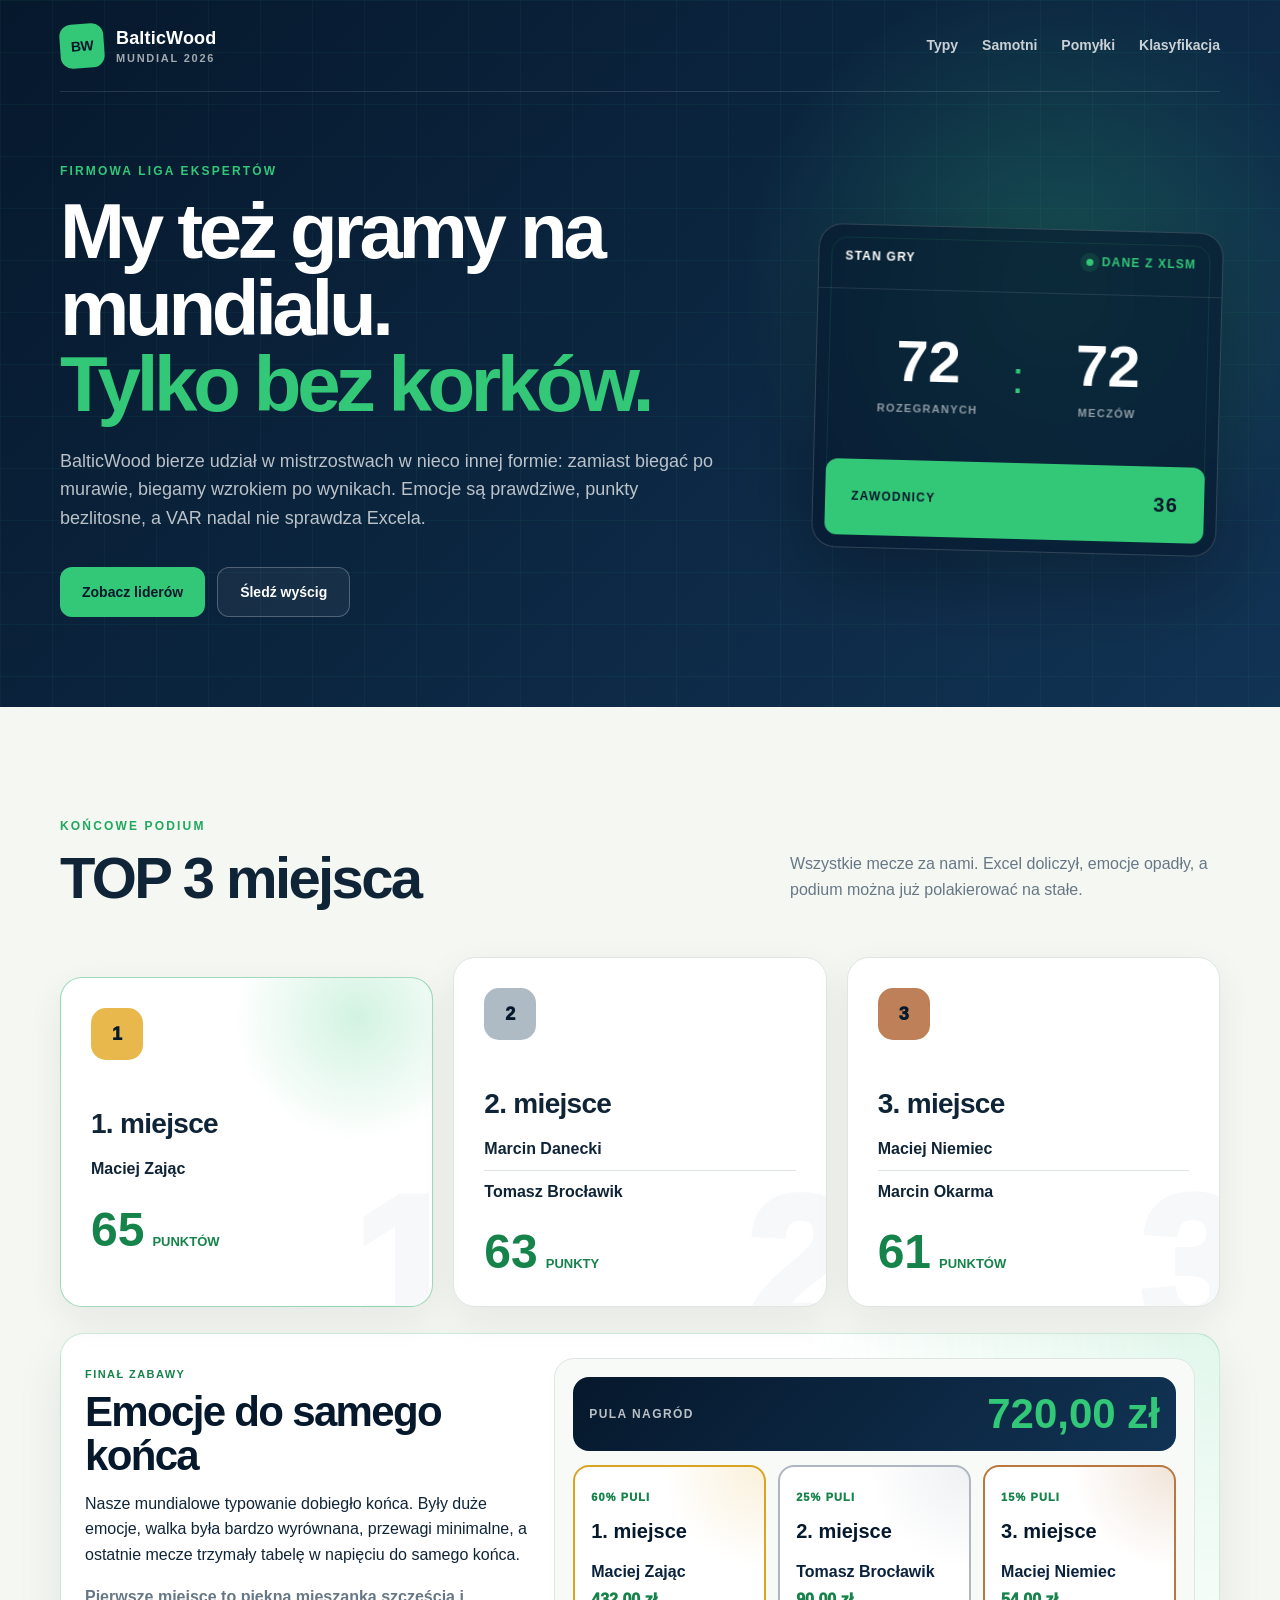
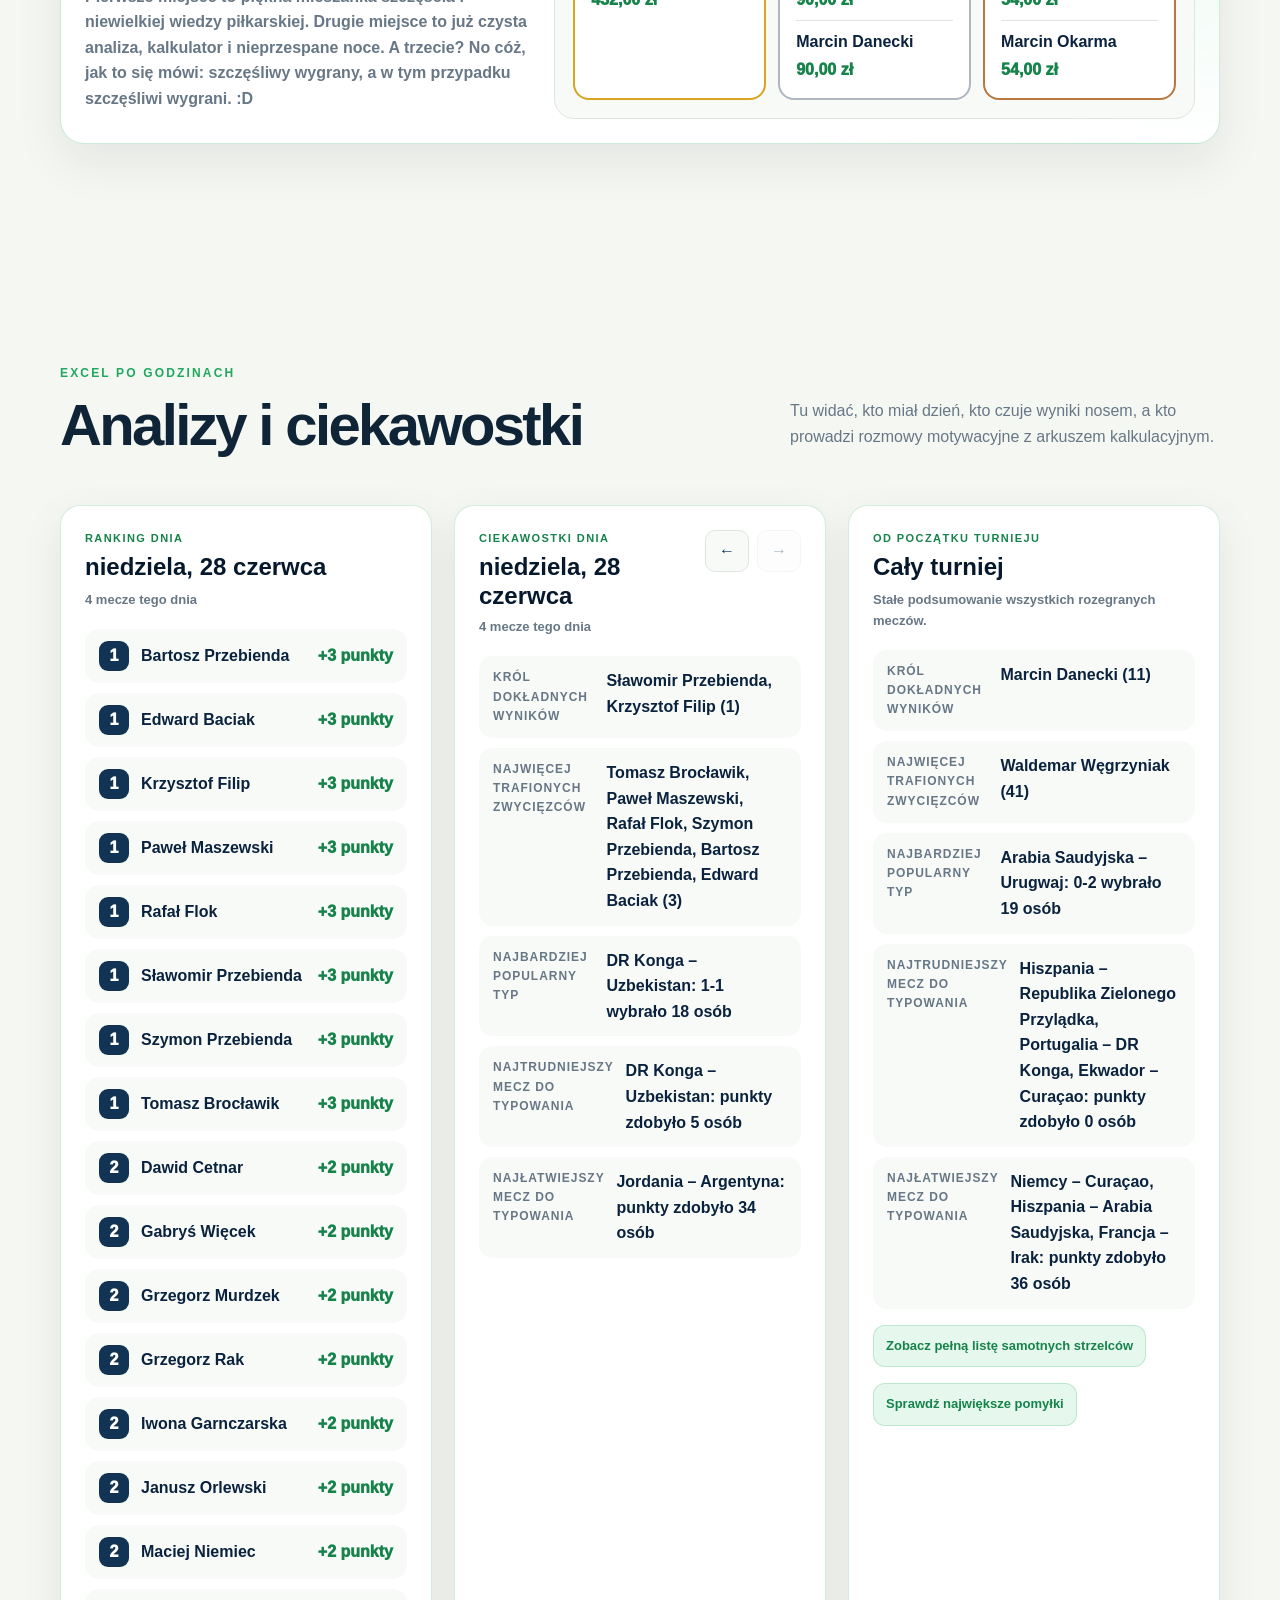
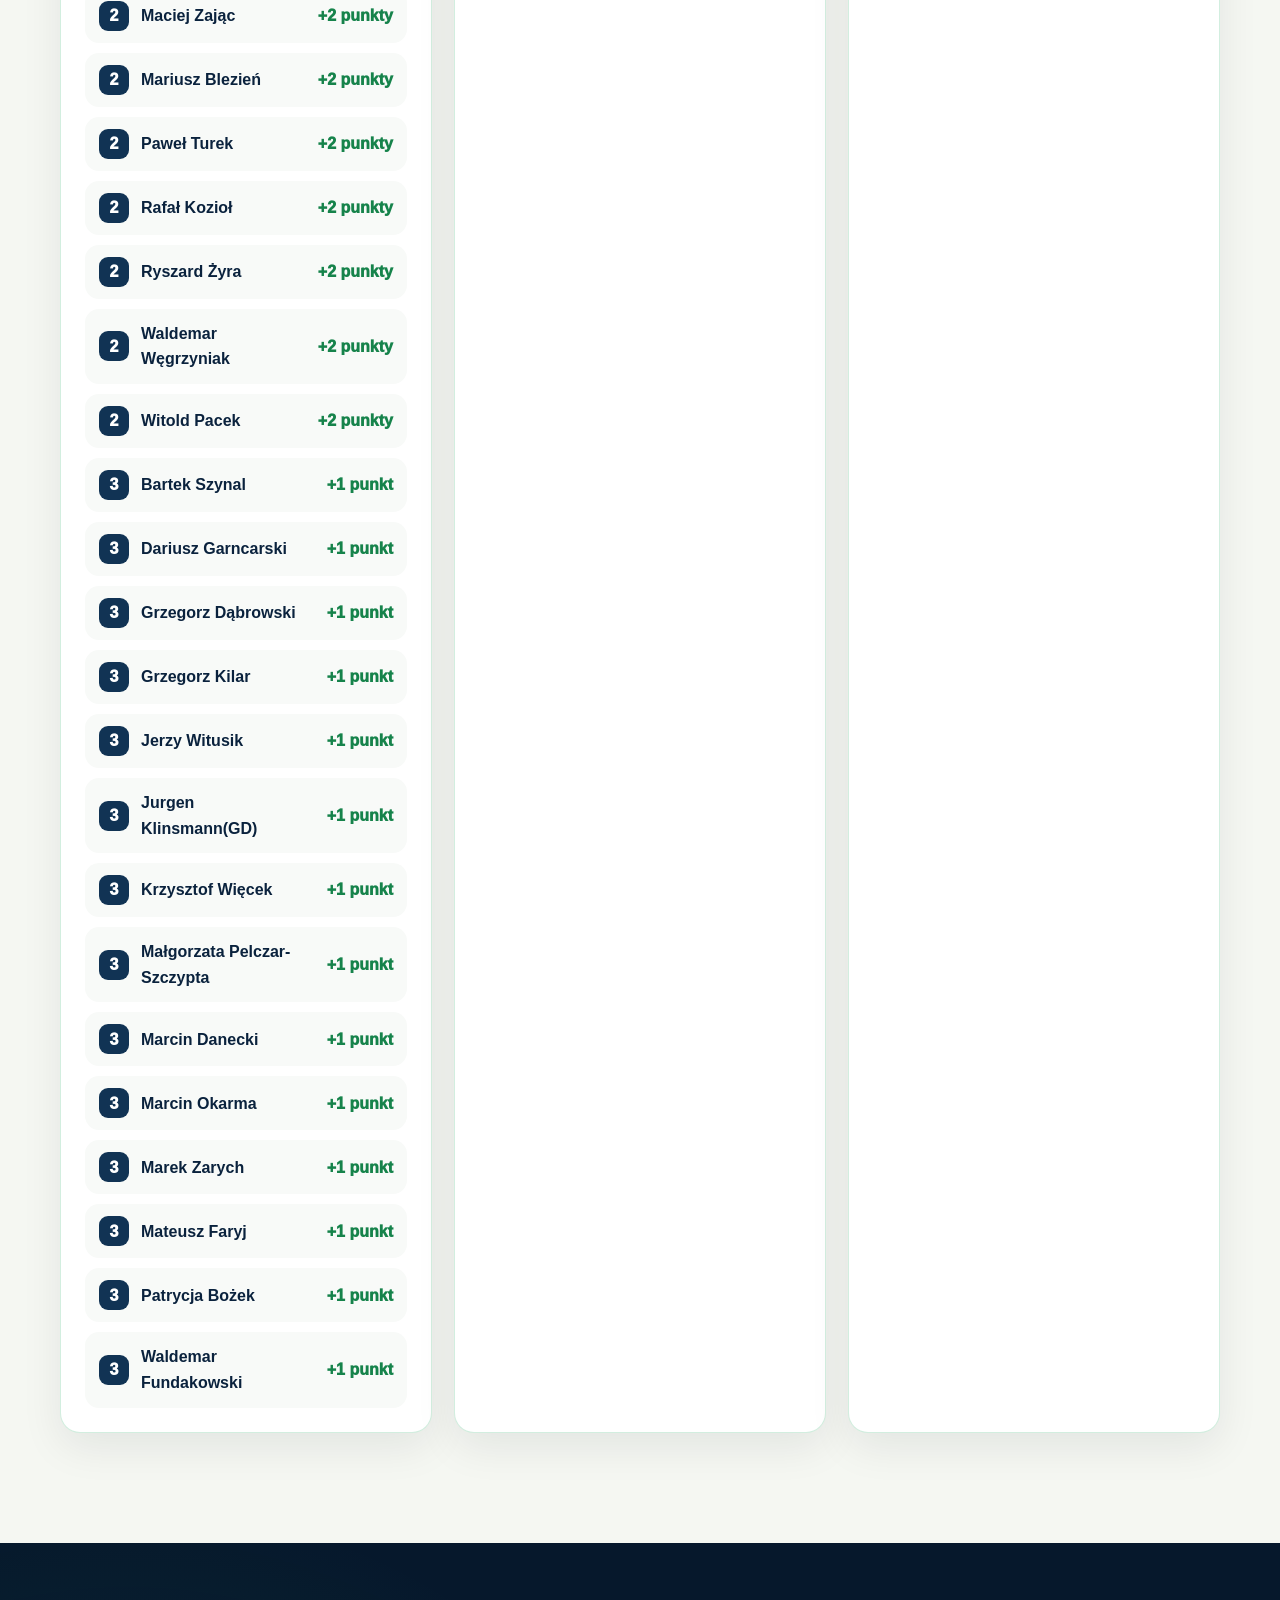
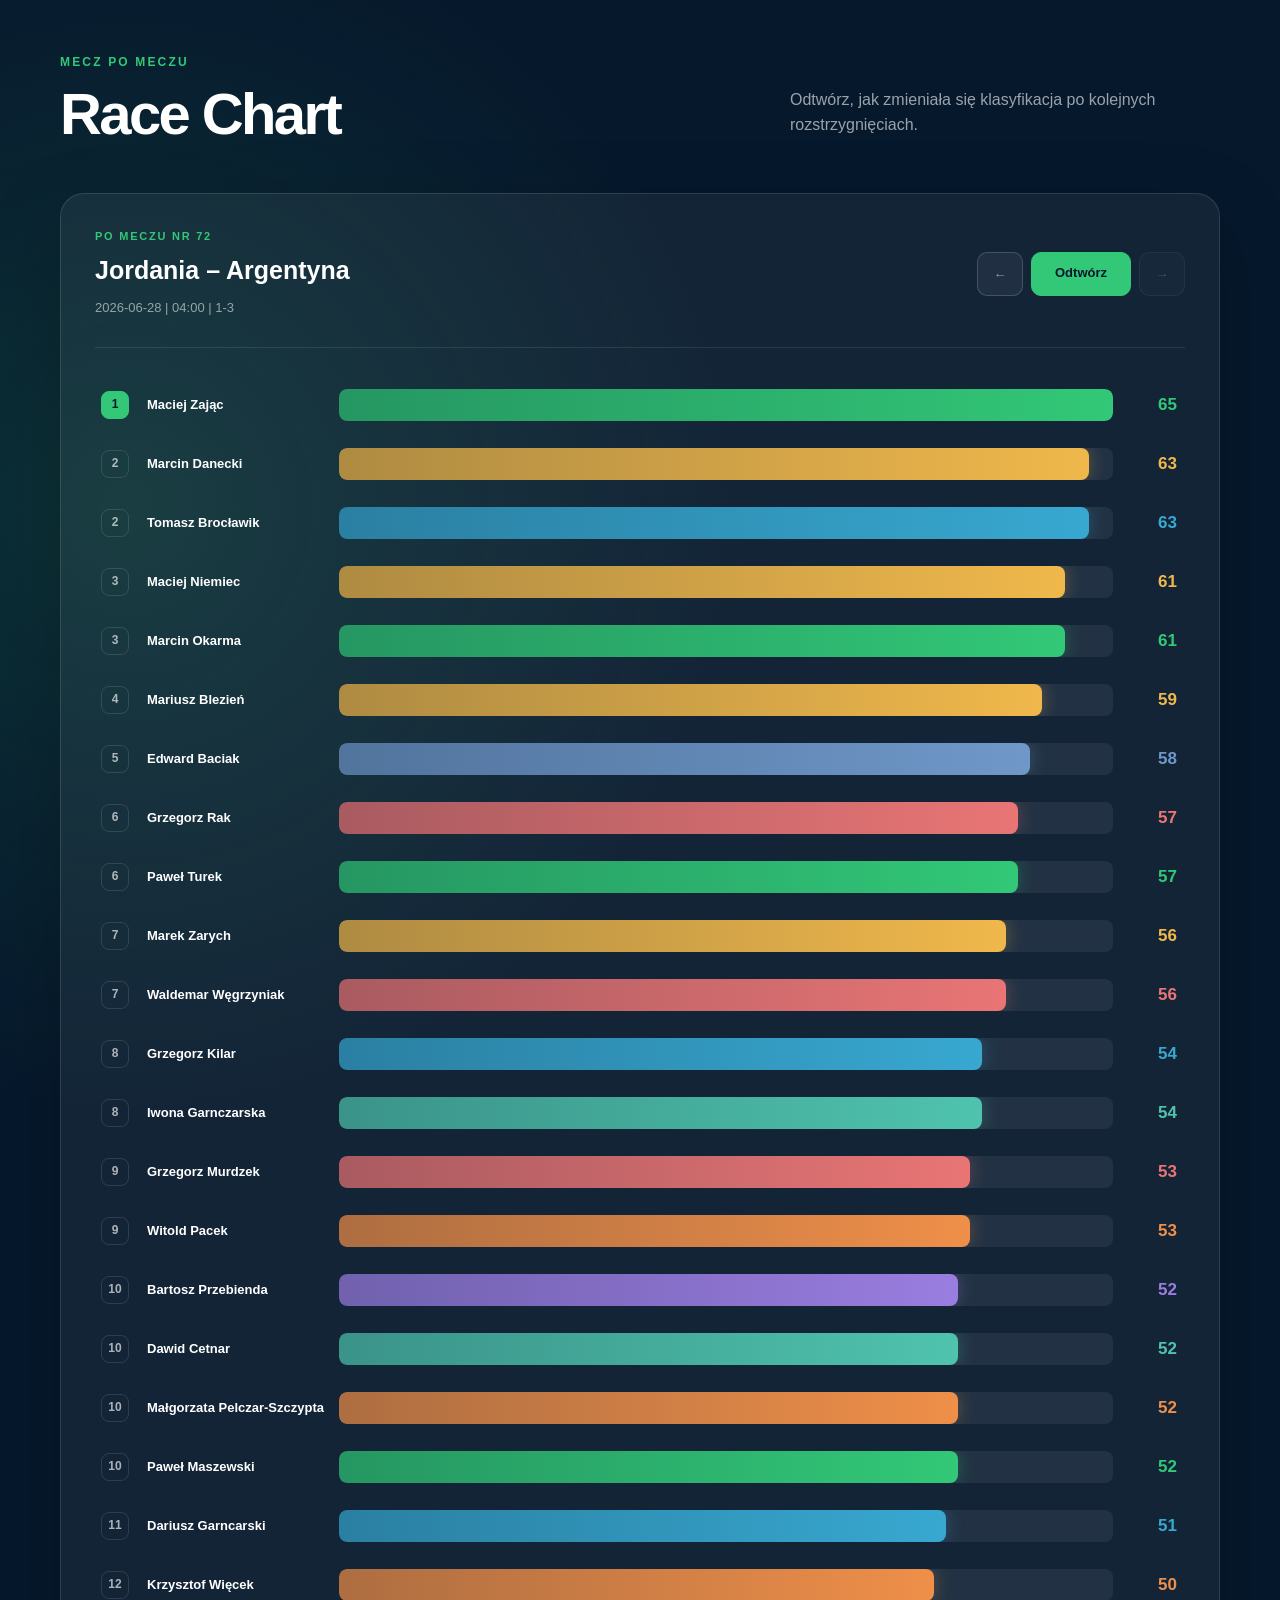
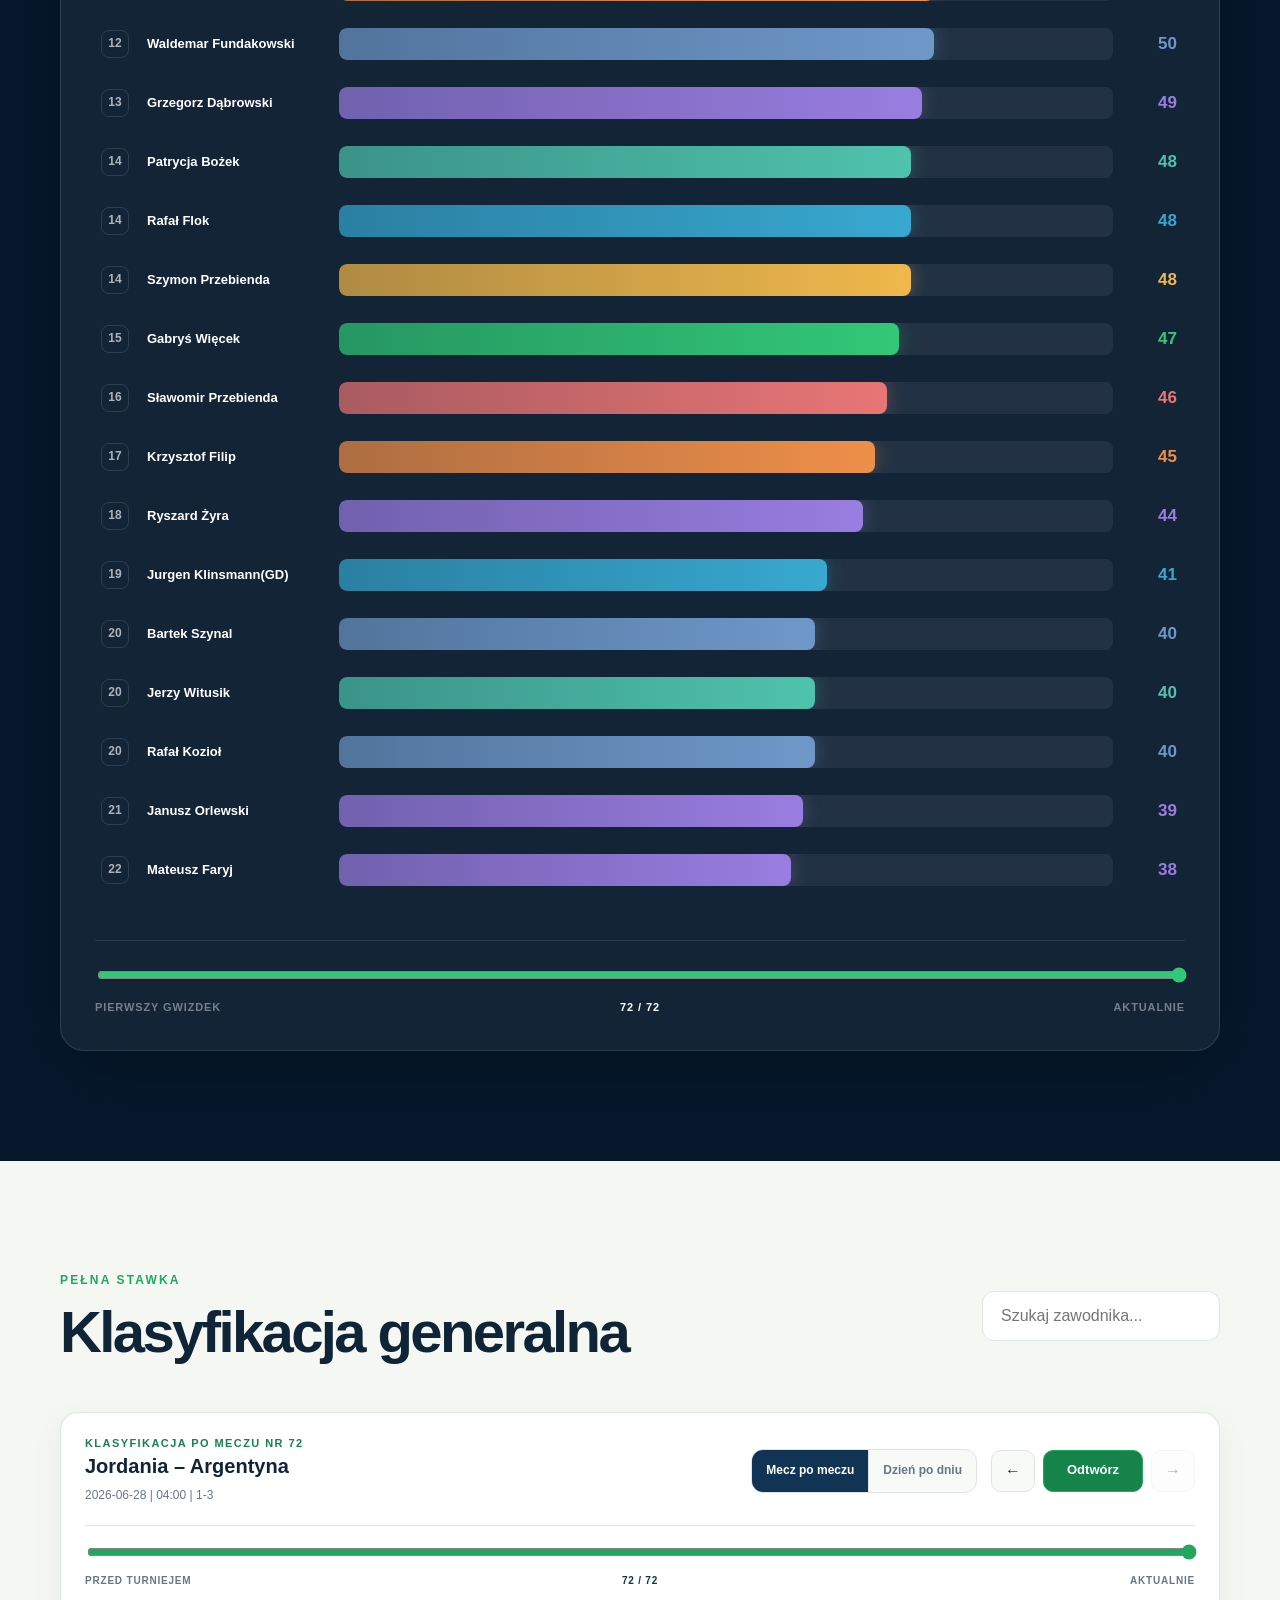
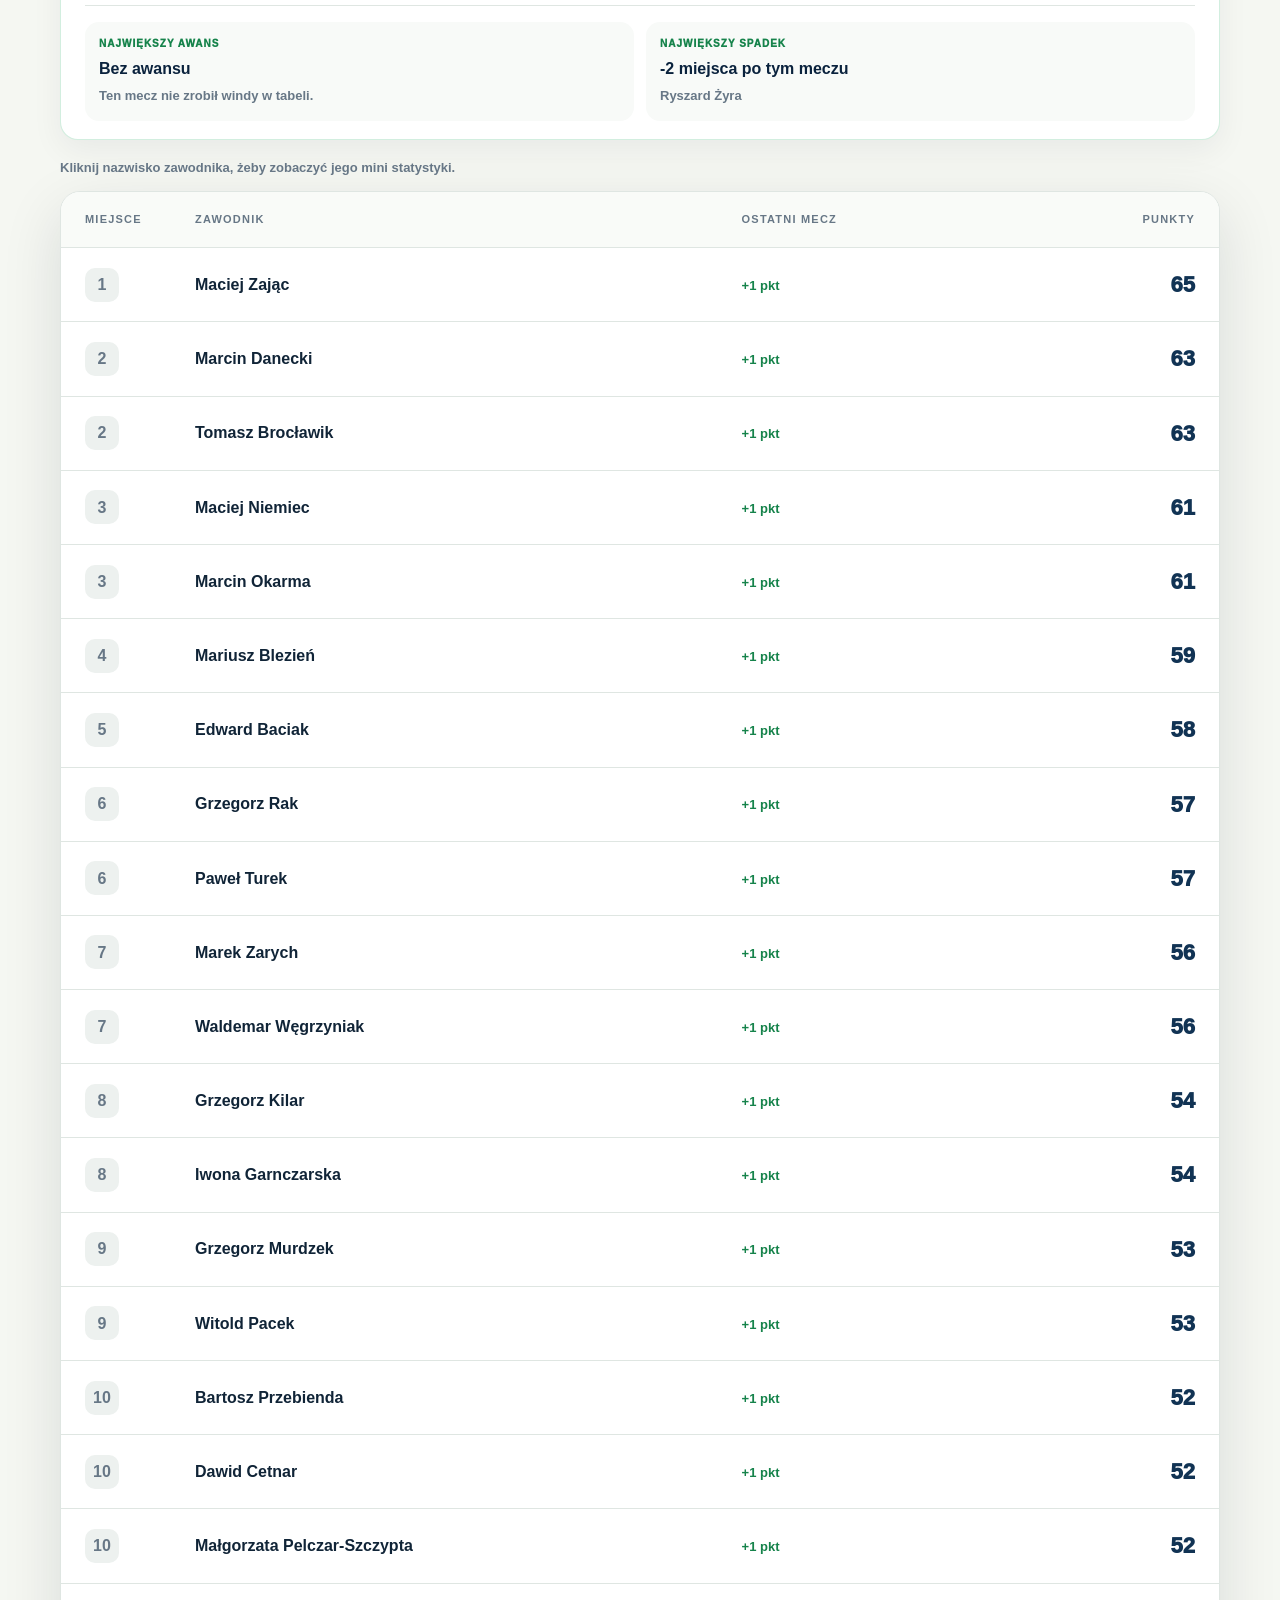
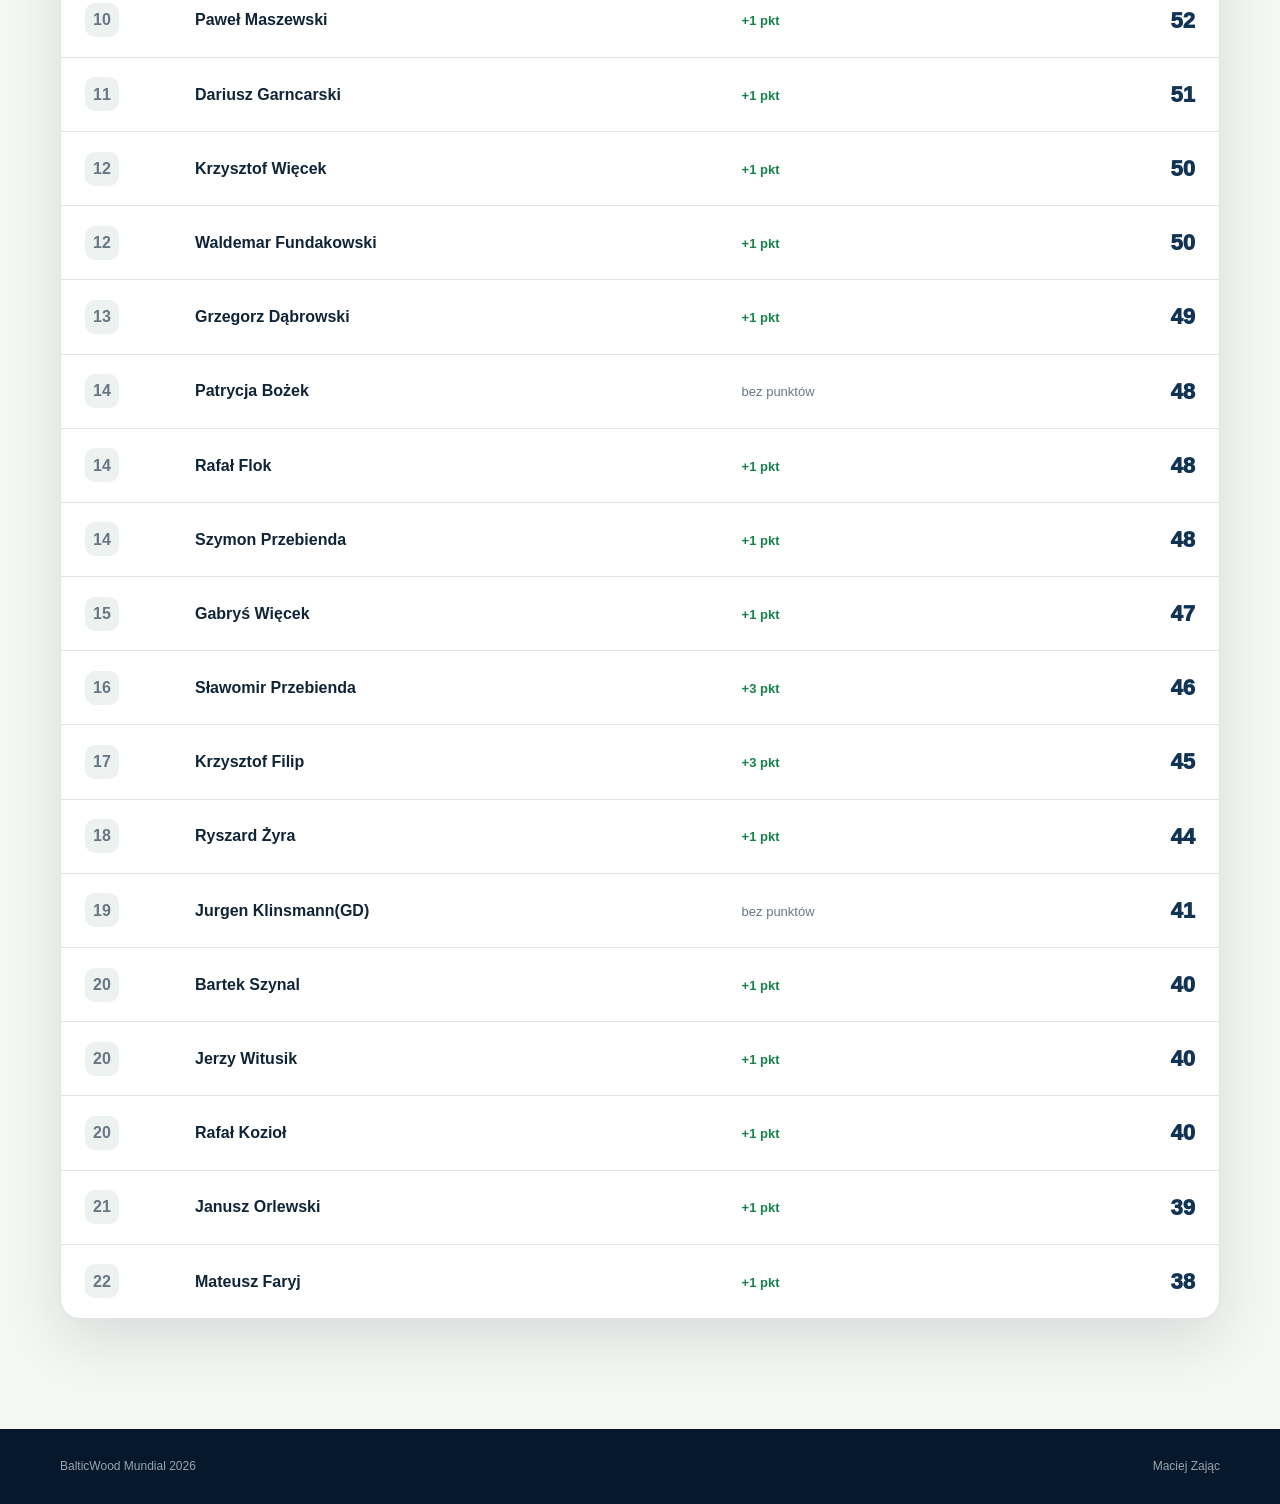
<file: index.html>
<!doctype html>
<html lang="pl">
  <head>
    <meta charset="UTF-8" />
    <meta name="viewport" content="width=device-width, initial-scale=1.0" />
    <meta
      name="description"
      content="BalticWood Mundial 2026 - aktualna klasyfikacja typujących, podium i wyścig punktowy po każdym meczu."
    />
    <title>BalticWood Mundial 2026</title>
    <link rel="stylesheet" href="styles.css?v=20260628-1" />
  </head>
  <body>
    <header class="hero">
      <nav class="nav shell" aria-label="Główna nawigacja">
        <a class="brand" href="#start" aria-label="BalticWood Mundial 2026">
          <span class="brand-mark" aria-hidden="true">BW</span>
          <span>
            <strong>BalticWood</strong>
            <small>Mundial 2026</small>
          </span>
        </a>
        <div class="nav-links">
          <a class="nav-link nav-link-primary" href="typy.html">Typy</a>
          <a
            class="nav-link nav-link-secondary nav-link-lone"
            href="samotni.html"
            aria-label="Samotni strzelcy"
          >
            Samotni
          </a>
          <a class="nav-link nav-link-secondary" href="pomylki.html">Pomyłki</a>
          <a class="nav-link nav-link-secondary" href="#klasyfikacja">Klasyfikacja</a>
        </div>
      </nav>

      <div class="hero-content shell" id="start">
        <div class="hero-copy">
          <p class="eyebrow">Firmowa liga ekspertów</p>
          <h1>My też gramy na mundialu.<br /><span>Tylko bez korków.</span></h1>
          <p class="hero-lead">
            BalticWood bierze udział w mistrzostwach w nieco innej formie:
            zamiast biegać po murawie, biegamy wzrokiem po wynikach. Emocje są
            prawdziwe, punkty bezlitosne, a VAR nadal nie sprawdza Excela.
          </p>
          <div class="hero-actions">
            <a class="button button-primary" href="#podium">Zobacz liderów</a>
            <a class="button button-ghost" href="#wyscig">Śledź wyścig</a>
          </div>
        </div>

        <aside class="scoreboard" aria-label="Stan turnieju">
          <div class="scoreboard-top">
            <span>Stan gry</span>
            <span class="live-dot">Dane z XLSM</span>
          </div>
          <div class="scoreboard-main">
            <div>
              <strong id="played-count">0</strong>
              <span>rozegranych</span>
            </div>
            <span class="score-separator">:</span>
            <div>
              <strong id="matches-count">0</strong>
              <span>meczów</span>
            </div>
          </div>
          <div class="scoreboard-bottom">
            <span>Zawodnicy</span>
            <strong id="players-count">0</strong>
          </div>
        </aside>
      </div>
    </header>

    <main>
      <section class="section shell" id="podium">
        <div class="section-heading">
          <div>
            <p class="eyebrow">Końcowe podium</p>
            <h2>TOP 3 miejsca</h2>
          </div>
          <p class="section-note">
            Wszystkie mecze za nami. Excel doliczył, emocje opadły, a podium
            można już polakierować na stałe.
          </p>
        </div>
        <div class="podium" id="podium-list" aria-live="polite"></div>

        <article class="final-awards" aria-label="Podsumowanie zawodów i nagrody">
          <div class="final-awards-copy">
            <p class="analytics-kicker">Finał zabawy</p>
            <h3>Emocje do samego końca</h3>
            <p>
              Nasze mundialowe typowanie dobiegło końca. Były duże emocje,
              walka była bardzo wyrównana, przewagi minimalne, a ostatnie mecze
              trzymały tabelę w napięciu do samego końca.
            </p>
            <p>
              Pierwsze miejsce to piękna mieszanka szczęścia i niewielkiej
              wiedzy piłkarskiej. Drugie miejsce to już czysta analiza,
              kalkulator i nieprzespane noce. A trzecie? No cóż, jak to się
              mówi: szczęśliwy wygrany, a w tym przypadku szczęśliwi wygrani.
              :D
            </p>
          </div>

          <div class="awards-card">
            <div class="awards-total">
              <span>Pula nagród</span>
              <strong>720,00 zł</strong>
            </div>
            <div class="awards-grid">
              <section class="award-place award-place-first">
                <span>60% puli</span>
                <h4>1. miejsce</h4>
                <ul>
                  <li>
                    <strong>Maciej Zając</strong>
                    <em>432,00 zł</em>
                  </li>
                </ul>
              </section>
              <section class="award-place award-place-second">
                <span>25% puli</span>
                <h4>2. miejsce</h4>
                <ul>
                  <li>
                    <strong>Tomasz Brocławik</strong>
                    <em>90,00 zł</em>
                  </li>
                  <li>
                    <strong>Marcin Danecki</strong>
                    <em>90,00 zł</em>
                  </li>
                </ul>
              </section>
              <section class="award-place award-place-third">
                <span>15% puli</span>
                <h4>3. miejsce</h4>
                <ul>
                  <li>
                    <strong>Maciej Niemiec</strong>
                    <em>54,00 zł</em>
                  </li>
                  <li>
                    <strong>Marcin Okarma</strong>
                    <em>54,00 zł</em>
                  </li>
                </ul>
              </section>
            </div>
          </div>
        </article>
      </section>

      <section class="section shell" id="analizy">
        <div class="section-heading">
          <div>
            <p class="eyebrow">Excel po godzinach</p>
            <h2>Analizy i ciekawostki</h2>
          </div>
          <p class="section-note">
            Tu widać, kto miał dzień, kto czuje wyniki nosem, a kto prowadzi
            rozmowy motywacyjne z arkuszem kalkulacyjnym.
          </p>
        </div>

        <div class="analytics-grid">
          <article class="analytics-card daily-card">
            <p class="analytics-kicker">Ranking dnia</p>
            <h3 id="daily-ranking-title">Czekamy na dane dnia</h3>
            <span id="daily-ranking-meta"></span>
            <ol class="analytics-list" id="daily-ranking-list"></ol>
          </article>

          <article class="analytics-card trivia-card">
            <div class="trivia-card-header">
              <div>
                <p class="analytics-kicker">Ciekawostki dnia</p>
                <h3 id="trivia-title">Małe wielkie liczby</h3>
                <span id="trivia-meta"></span>
              </div>
              <div class="table-controls trivia-controls" aria-label="Zmiana dnia ciekawostek">
                <button id="trivia-prev" type="button" aria-label="Poprzedni dzień">
                  <span aria-hidden="true">←</span>
                </button>
                <button id="trivia-next" type="button" aria-label="Następny dzień">
                  <span aria-hidden="true">→</span>
                </button>
              </div>
            </div>
            <ul class="trivia-list" id="trivia-list"></ul>
          </article>

          <article class="analytics-card trivia-card">
            <p class="analytics-kicker">Od początku turnieju</p>
            <h3>Cały turniej</h3>
            <span>Stałe podsumowanie wszystkich rozegranych meczów.</span>
            <ul class="trivia-list" id="overall-trivia-list"></ul>
            <a class="analytics-link" href="samotni.html">
              Zobacz pełną listę samotnych strzelców
            </a>
            <a class="analytics-link" href="pomylki.html">
              Sprawdź największe pomyłki
            </a>
          </article>
        </div>
      </section>

      <section class="section section-dark" id="wyscig">
        <div class="shell">
          <div class="section-heading section-heading-light">
            <div>
              <p class="eyebrow">Mecz po meczu</p>
              <h2>Race Chart</h2>
            </div>
            <p class="section-note">
              Odtwórz, jak zmieniała się klasyfikacja po kolejnych
              rozstrzygnięciach.
            </p>
          </div>

          <div class="race-card">
            <div class="race-header">
              <div>
                <p id="race-kicker">Aktualny stan</p>
                <h3 id="race-title">Czekamy na pierwszy wynik</h3>
                <span id="race-meta"></span>
              </div>
              <div class="race-controls" aria-label="Sterowanie wykresem">
                <button id="race-prev" type="button" aria-label="Poprzedni mecz">
                  <span aria-hidden="true">←</span>
                </button>
                <button
                  class="play-button"
                  id="race-play"
                  type="button"
                  aria-label="Odtwórz wyścig"
                >
                  Odtwórz
                </button>
                <button id="race-next" type="button" aria-label="Następny mecz">
                  <span aria-hidden="true">→</span>
                </button>
              </div>
            </div>
            <div class="race-bars" id="race-bars"></div>
            <div class="race-timeline">
              <input
                id="race-range"
                type="range"
                min="0"
                max="0"
                value="0"
                aria-label="Wybierz rozegrany mecz"
              />
              <div>
                <span>Pierwszy gwizdek</span>
                <strong id="race-progress">0 / 0</strong>
                <span>Aktualnie</span>
              </div>
            </div>
          </div>
        </div>
      </section>

      <section class="section shell" id="klasyfikacja">
        <div class="section-heading table-heading">
          <div>
            <p class="eyebrow">Pełna stawka</p>
            <h2>Klasyfikacja generalna</h2>
          </div>
          <label class="search">
            <span class="sr-only">Szukaj zawodnika</span>
            <input
              id="player-search"
              type="search"
              placeholder="Szukaj zawodnika..."
              autocomplete="off"
            />
          </label>
        </div>

        <div class="table-history">
          <div class="table-history-header">
            <div>
              <p id="table-kicker">Aktualna klasyfikacja</p>
              <h3 id="table-match-title">Stan po ostatnim meczu</h3>
              <span id="table-match-meta"></span>
            </div>
            <div class="table-actions">
              <div class="table-mode" aria-label="Tryb historii klasyfikacji">
                <button
                  class="is-active"
                  id="table-mode-match"
                  type="button"
                  data-table-mode="match"
                  aria-pressed="true"
                >
                  Mecz po meczu
                </button>
                <button
                  id="table-mode-day"
                  type="button"
                  data-table-mode="day"
                  aria-pressed="false"
                >
                  Dzień po dniu
                </button>
              </div>
              <div class="table-controls" aria-label="Sterowanie historią klasyfikacji">
                <button id="table-prev" type="button" aria-label="Poprzedni krok">
                  <span aria-hidden="true">←</span>
                </button>
                <button
                  class="table-play-button"
                  id="table-play"
                  type="button"
                  aria-label="Odtwórz historię klasyfikacji"
                >
                  Odtwórz
                </button>
                <button id="table-next" type="button" aria-label="Następny krok">
                  <span aria-hidden="true">→</span>
                </button>
              </div>
            </div>
          </div>
          <div class="table-timeline">
            <input
              id="table-range"
              type="range"
              min="0"
              max="0"
              value="0"
              aria-label="Wybierz mecz w tabeli klasyfikacyjnej"
            />
            <div>
              <span id="table-range-start">Przed turniejem</span>
              <strong id="table-progress">0 / 0</strong>
              <span id="table-range-end">Aktualnie</span>
            </div>
          </div>
          <div class="movement-summary" aria-live="polite">
            <article>
              <span>Największy awans</span>
              <strong id="movement-up-title">-</strong>
              <p id="movement-up-list">Przesuń historię, aby zobaczyć zmiany.</p>
            </article>
            <article>
              <span>Największy spadek</span>
              <strong id="movement-down-title">-</strong>
              <p id="movement-down-list">Przesuń historię, aby zobaczyć zmiany.</p>
            </article>
          </div>
        </div>

        <p class="table-hint">
          Kliknij nazwisko zawodnika, żeby zobaczyć jego mini statystyki.
        </p>

        <div class="table-card">
          <table>
            <thead>
              <tr>
                <th scope="col">Miejsce</th>
                <th scope="col">Zawodnik</th>
                <th scope="col" id="gain-column-label">Ostatni mecz</th>
                <th scope="col" class="points-column">Punkty</th>
              </tr>
            </thead>
            <tbody id="standings-body"></tbody>
          </table>
          <p class="empty-state" id="empty-state" hidden>
            Brak zawodników pasujących do wyszukiwania.
          </p>
        </div>

        <aside
          class="player-stats-panel"
          id="player-stats-panel"
          aria-live="polite"
          hidden
        >
          <button
            class="player-stats-close"
            id="player-stats-close"
            type="button"
            aria-label="Zamknij statystyki zawodnika"
          >
            ×
          </button>
          <p class="analytics-kicker">Profil zawodnika</p>
          <h3 id="player-stats-name">Wybierz zawodnika</h3>
          <div class="player-stats-grid" id="player-stats-grid"></div>
          <div class="player-form-chart" id="player-stats-form"></div>
          <p id="player-stats-note"></p>
        </aside>

      </section>
    </main>

    <footer>
      <div class="shell footer-content">
        <span>BalticWood Mundial 2026</span>
        <span>Maciej Zając</span>
      </div>
    </footer>

    <noscript>
      Do wyświetlenia rankingu potrzebna jest obsługa JavaScript.
    </noscript>
    <script>
      const dataScript = document.createElement("script");
      dataScript.src = `data/tournament-data.js?v=${Date.now()}`;
      const loadAppScript = () => {
        const appScript = document.createElement("script");
        appScript.src = `app.js?v=${Date.now()}`;
        document.body.appendChild(appScript);
      };

      dataScript.onload = () => {
        const predictionsScript = document.createElement("script");
        predictionsScript.src = `data/predictions-data.js?v=${Date.now()}`;
        predictionsScript.onload = loadAppScript;
        predictionsScript.onerror = loadAppScript;
        document.body.appendChild(predictionsScript);
      };
      dataScript.onerror = () => {
        document.body.insertAdjacentHTML(
          "beforeend",
          '<p class="shell">Nie udało się pobrać aktualnych danych.</p>',
        );
      };
      document.body.appendChild(dataScript);
    </script>
  </body>
</html>
</file>
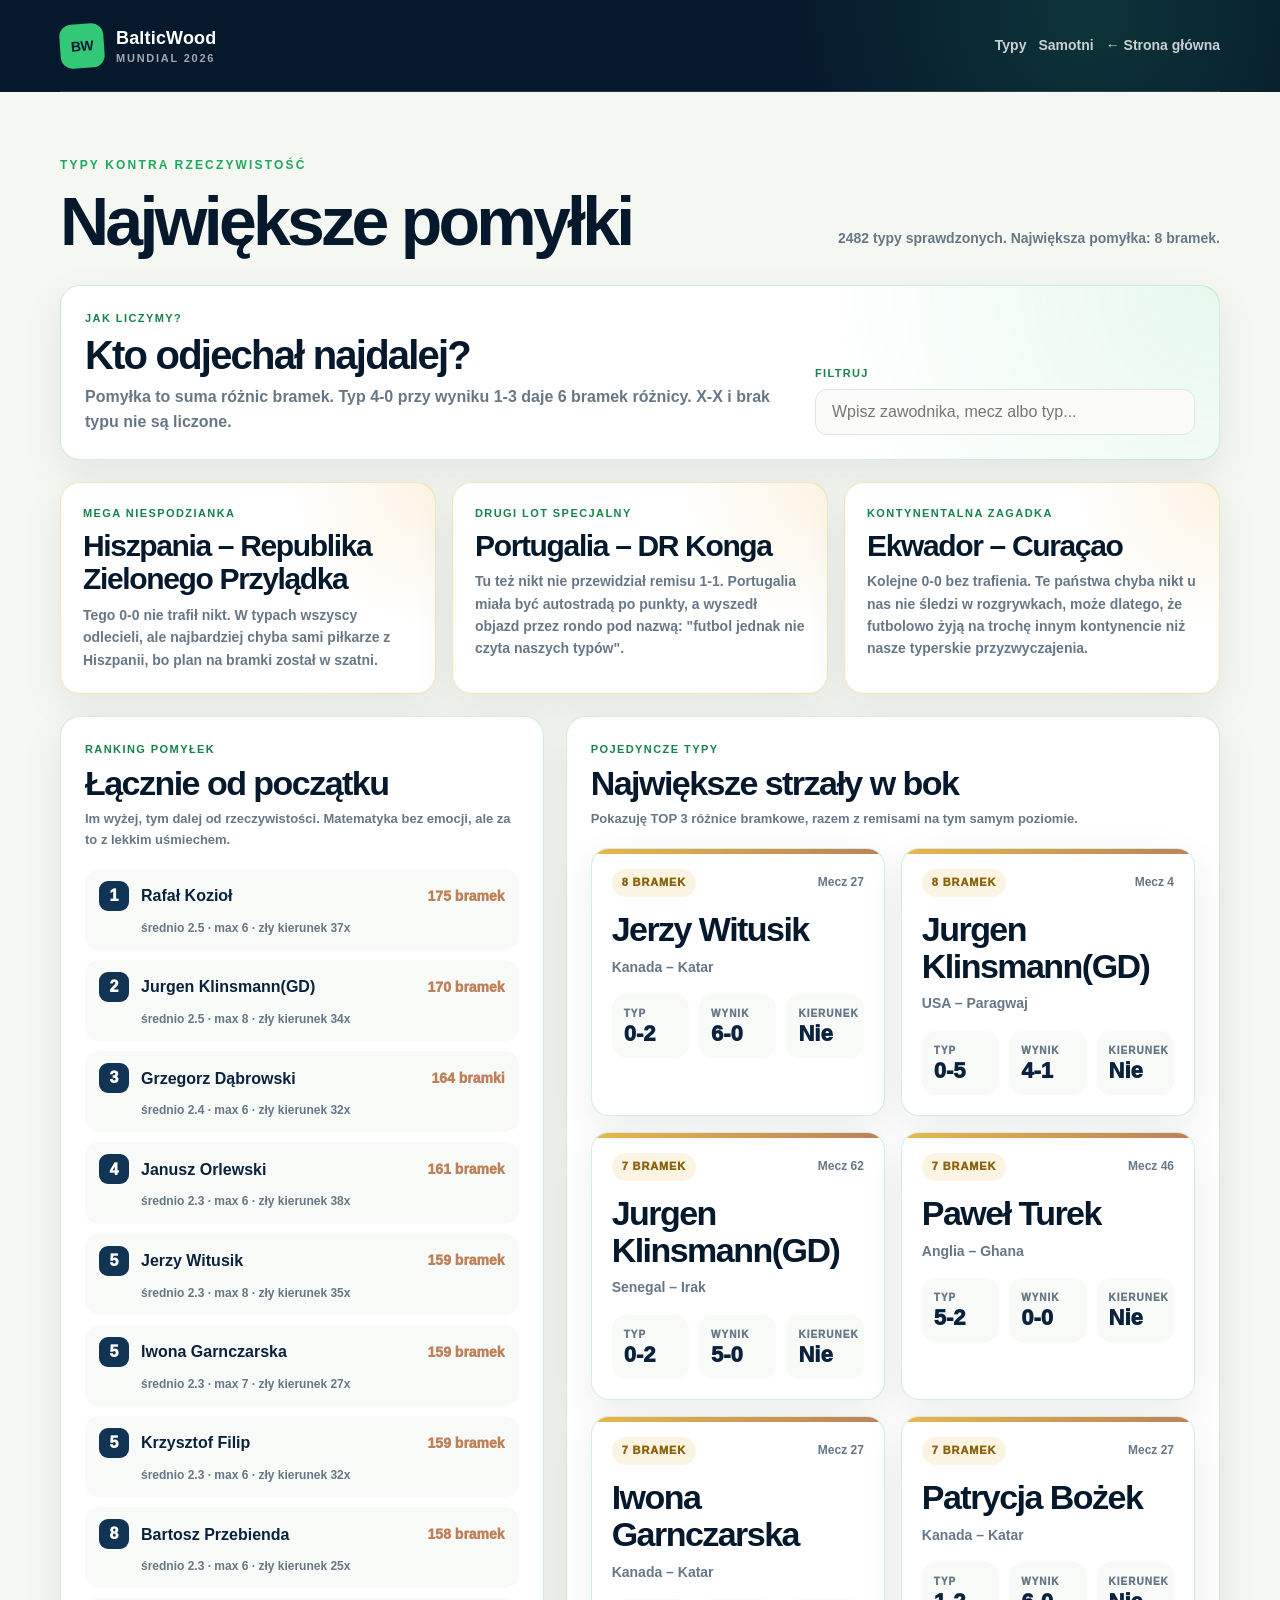
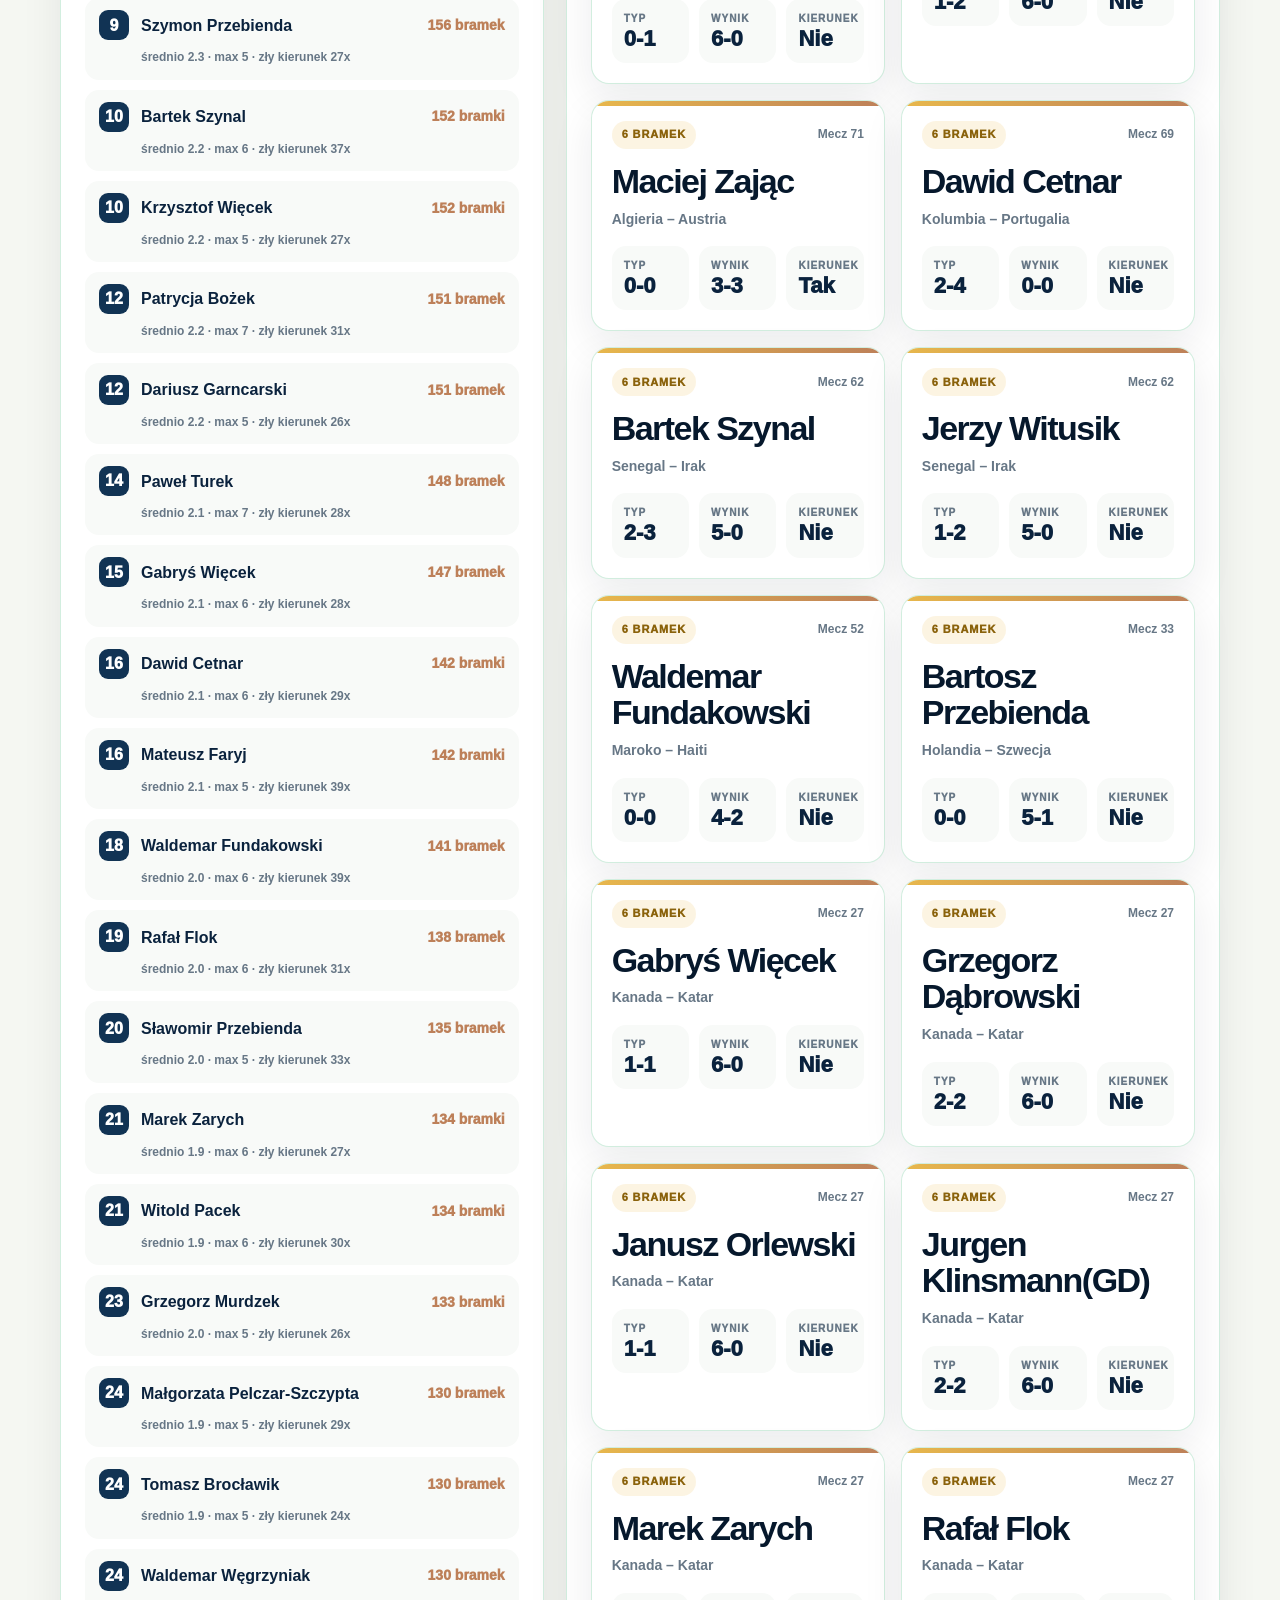
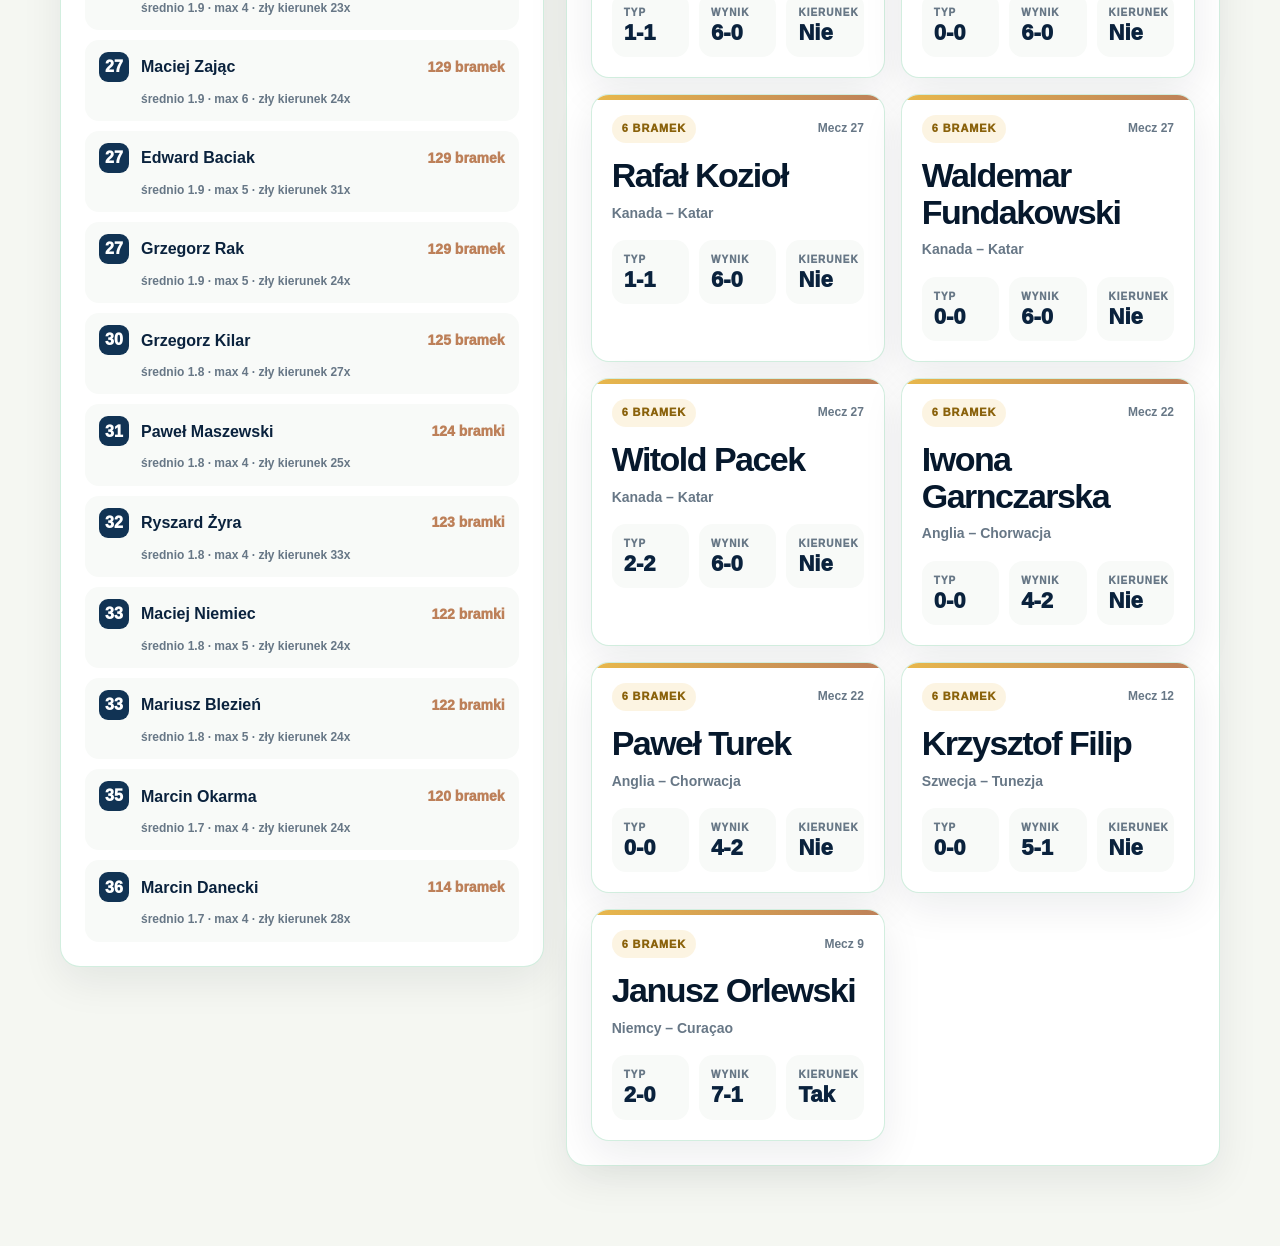
<file: pomylki.html>
<!doctype html>
<html lang="pl">
  <head>
    <meta charset="UTF-8" />
    <meta name="viewport" content="width=device-width, initial-scale=1.0" />
    <meta
      name="description"
      content="Największe pomyłki w typach BalticWood Mundial 2026."
    />
    <title>Największe pomyłki | BalticWood Mundial 2026</title>
    <link rel="stylesheet" href="styles.css?v=20260628-1" />
  </head>
  <body class="predictions-page mistakes-page">
    <header class="subpage-header">
      <nav class="nav shell" aria-label="Nawigacja podstrony największych pomyłek">
        <a class="brand" href="index.html" aria-label="BalticWood Mundial 2026">
          <span class="brand-mark" aria-hidden="true">BW</span>
          <span>
            <strong>BalticWood</strong>
            <small>Mundial 2026</small>
          </span>
        </a>
        <div class="nav-links subpage-links">
          <a class="nav-link nav-link-secondary" href="typy.html">Typy</a>
          <a class="nav-link nav-link-secondary" href="samotni.html">Samotni</a>
          <a class="nav-link back-link" href="index.html">
            ← <span class="back-label-full">Strona główna</span
            ><span class="back-label-short">Wróć</span>
          </a>
        </div>
      </nav>
    </header>

    <main class="predictions-main shell">
      <div class="predictions-heading">
        <div>
          <p class="eyebrow">Typy kontra rzeczywistość</p>
          <h1>Największe pomyłki</h1>
        </div>
        <p id="mistakes-summary">Wczytywanie tablicy pomyłek...</p>
      </div>

      <section class="lone-hero mistakes-hero" aria-label="Opis największych pomyłek">
        <div>
          <p class="analytics-kicker">Jak liczymy?</p>
          <h2>Kto odjechał najdalej?</h2>
          <p>
            Pomyłka to suma różnic bramek. Typ 4-0 przy wyniku 1-3 daje
            6 bramek różnicy. X-X i brak typu nie są liczone.
          </p>
        </div>
        <label class="prediction-search lone-search">
          <span>Filtruj</span>
          <input
            id="mistakes-search"
            type="search"
            placeholder="Wpisz zawodnika, mecz albo typ..."
            autocomplete="off"
          />
        </label>
      </section>

      <section class="surprise-notes" aria-label="Mecze niespodzianki poza rankingiem">
        <article>
          <p class="analytics-kicker">Mega niespodzianka</p>
          <h2>Hiszpania – Republika Zielonego Przylądka</h2>
          <p>
            Tego 0-0 nie trafił nikt. W typach wszyscy odlecieli, ale najbardziej
            chyba sami piłkarze z Hiszpanii, bo plan na bramki został w szatni.
          </p>
        </article>
        <article>
          <p class="analytics-kicker">Drugi lot specjalny</p>
          <h2>Portugalia – DR Konga</h2>
          <p>
            Tu też nikt nie przewidział remisu 1-1. Portugalia miała być
            autostradą po punkty, a wyszedł objazd przez rondo pod nazwą:
            "futbol jednak nie czyta naszych typów".
          </p>
        </article>
        <article>
          <p class="analytics-kicker">Kontynentalna zagadka</p>
          <h2>Ekwador – Curaçao</h2>
          <p>
            Kolejne 0-0 bez trafienia. Te państwa chyba nikt u nas nie śledzi
            w rozgrywkach, może dlatego, że futbolowo żyją na trochę innym
            kontynencie niż nasze typerskie przyzwyczajenia.
          </p>
        </article>
      </section>

      <section class="mistakes-grid">
        <article class="mistakes-panel">
          <p class="analytics-kicker">Ranking pomyłek</p>
          <h2>Łącznie od początku</h2>
          <p>
            Im wyżej, tym dalej od rzeczywistości. Matematyka bez emocji, ale
            za to z lekkim uśmiechem.
          </p>
          <div class="mistakes-ranking" id="mistakes-ranking"></div>
        </article>

        <article class="mistakes-panel">
          <p class="analytics-kicker">Pojedyncze typy</p>
          <h2>Największe strzały w bok</h2>
          <p id="mistakes-list-note">Pokazuję największe pojedyncze pomyłki.</p>
          <div class="lone-list mistakes-list" id="mistakes-list" aria-live="polite"></div>
        </article>
      </section>
    </main>

    <noscript>
      Do wyświetlenia największych pomyłek potrzebna jest obsługa JavaScript.
    </noscript>
    <script>
      const predictionsScript = document.createElement("script");
      predictionsScript.src = `data/predictions-data.js?v=${Date.now()}`;
      predictionsScript.onload = () => {
        const pageScript = document.createElement("script");
        pageScript.src = `pomylki.js?v=${Date.now()}`;
        document.body.appendChild(pageScript);
      };
      predictionsScript.onerror = () => {
        document.getElementById("mistakes-summary").textContent =
          "Nie udało się pobrać aktualnych typów.";
      };
      document.body.appendChild(predictionsScript);
    </script>
  </body>
</html>
</file>
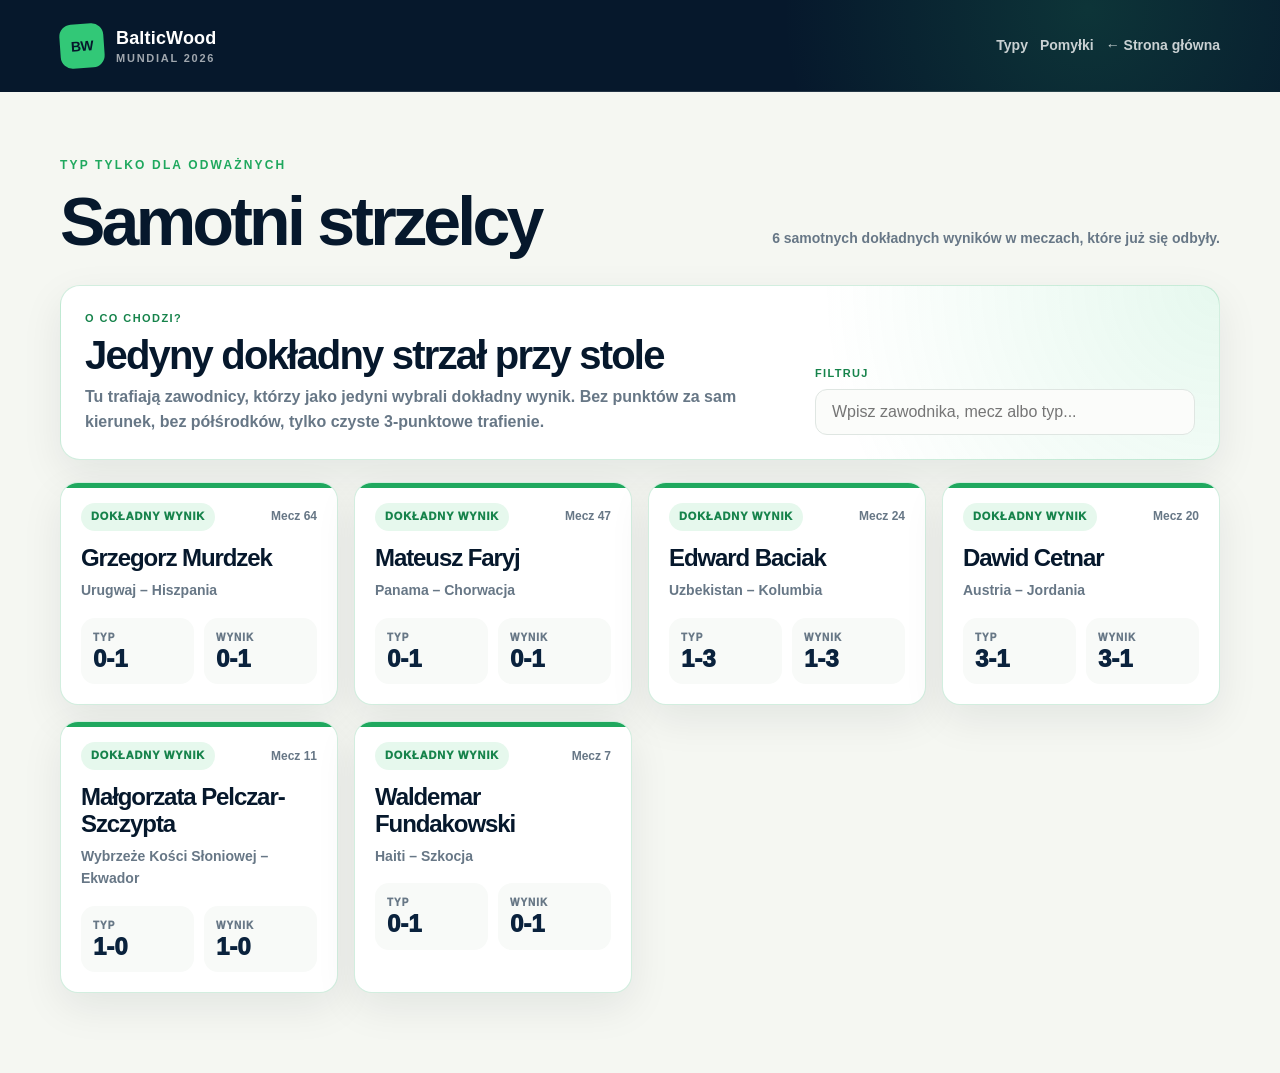
<file: samotni.html>
<!doctype html>
<html lang="pl">
  <head>
    <meta charset="UTF-8" />
    <meta name="viewport" content="width=device-width, initial-scale=1.0" />
    <meta
      name="description"
      content="Samotni strzelcy typów BalticWood Mundial 2026."
    />
    <title>Samotni strzelcy | BalticWood Mundial 2026</title>
    <link rel="stylesheet" href="styles.css?v=20260628-1" />
  </head>
  <body class="predictions-page lone-page">
    <header class="subpage-header">
      <nav class="nav shell" aria-label="Nawigacja podstrony samotnych strzelców">
        <a class="brand" href="index.html" aria-label="BalticWood Mundial 2026">
          <span class="brand-mark" aria-hidden="true">BW</span>
          <span>
            <strong>BalticWood</strong>
            <small>Mundial 2026</small>
          </span>
        </a>
        <div class="nav-links subpage-links">
          <a class="nav-link nav-link-secondary" href="typy.html">Typy</a>
          <a class="nav-link nav-link-secondary" href="pomylki.html">Pomyłki</a>
          <a class="nav-link back-link" href="index.html">
            ← <span class="back-label-full">Strona główna</span
            ><span class="back-label-short">Wróć</span>
          </a>
        </div>
      </nav>
    </header>

    <main class="predictions-main shell">
      <div class="predictions-heading">
        <div>
          <p class="eyebrow">Typ tylko dla odważnych</p>
          <h1>Samotni strzelcy</h1>
        </div>
        <p id="lone-summary">Wczytywanie samotnych strzelców...</p>
      </div>

      <section class="lone-hero" aria-label="Opis samotnych strzelców">
        <div>
          <p class="analytics-kicker">O co chodzi?</p>
          <h2>Jedyny dokładny strzał przy stole</h2>
          <p>
            Tu trafiają zawodnicy, którzy jako jedyni wybrali dokładny wynik.
            Bez punktów za sam kierunek, bez półśrodków, tylko czyste
            3-punktowe trafienie.
          </p>
        </div>
        <label class="prediction-search lone-search">
          <span>Filtruj</span>
          <input
            id="lone-search"
            type="search"
            placeholder="Wpisz zawodnika, mecz albo typ..."
            autocomplete="off"
          />
        </label>
      </section>

      <div class="lone-list" id="lone-list" aria-live="polite"></div>
    </main>

    <noscript>
      Do wyświetlenia samotnych strzelców potrzebna jest obsługa JavaScript.
    </noscript>
    <script>
      const predictionsScript = document.createElement("script");
      predictionsScript.src = `data/predictions-data.js?v=${Date.now()}`;
      predictionsScript.onload = () => {
        const pageScript = document.createElement("script");
        pageScript.src = `samotni.js?v=${Date.now()}`;
        document.body.appendChild(pageScript);
      };
      predictionsScript.onerror = () => {
        document.getElementById("lone-summary").textContent =
          "Nie udało się pobrać aktualnych typów.";
      };
      document.body.appendChild(predictionsScript);
    </script>
  </body>
</html>
</file>
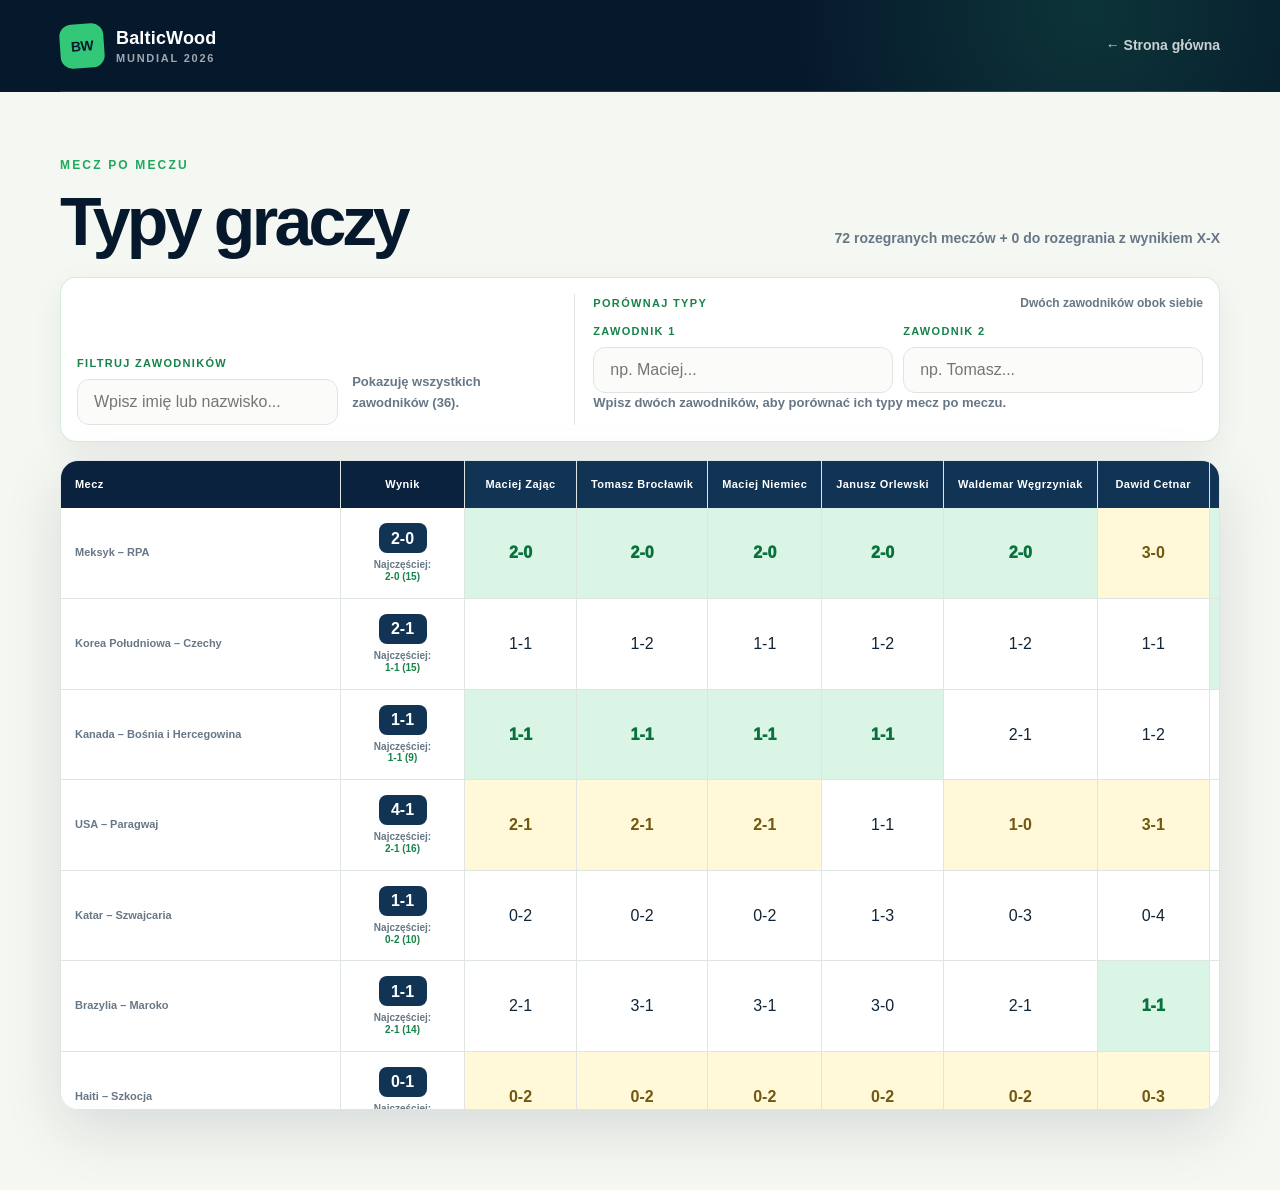
<file: typy.html>
<!doctype html>
<html lang="pl">
  <head>
    <meta charset="UTF-8" />
    <meta name="viewport" content="width=device-width, initial-scale=1.0" />
    <meta
      name="description"
      content="Typy wszystkich graczy BalticWood Mundial 2026."
    />
    <title>Typy | BalticWood Mundial 2026</title>
    <link rel="stylesheet" href="styles.css?v=20260628-1" />
  </head>
  <body class="predictions-page">
    <header class="subpage-header">
      <nav class="nav shell" aria-label="Nawigacja podstrony typów">
        <a class="brand" href="index.html" aria-label="BalticWood Mundial 2026">
          <span class="brand-mark" aria-hidden="true">BW</span>
          <span>
            <strong>BalticWood</strong>
            <small>Mundial 2026</small>
          </span>
        </a>
        <a class="nav-link back-link" href="index.html">
          ← <span class="back-label-full">Strona główna</span
          ><span class="back-label-short">Wróć</span>
        </a>
      </nav>
    </header>

    <main class="predictions-main shell">
      <div class="predictions-heading">
        <div>
          <p class="eyebrow">Mecz po meczu</p>
          <h1>Typy graczy</h1>
        </div>
        <p id="predictions-summary">Wczytywanie typów...</p>
      </div>

      <div class="predictions-toolbar" aria-label="Filtrowanie typów">
        <div class="prediction-filter-group">
          <label class="prediction-search">
            <span>Filtruj zawodników</span>
            <input
              id="prediction-player-search"
              type="search"
              placeholder="Wpisz imię lub nazwisko..."
              autocomplete="off"
            />
          </label>
          <button class="filter-clear" id="prediction-clear-filter" type="button" hidden>
            Wyczyść
          </button>
          <p id="prediction-filter-count">Pokazuję wszystkich zawodników.</p>
        </div>

        <div class="prediction-compare" aria-label="Porównanie dwóch zawodników">
          <div class="prediction-compare-heading">
            <span>Porównaj typy</span>
            <strong>Dwóch zawodników obok siebie</strong>
          </div>
          <div class="prediction-compare-fields">
            <label class="prediction-search prediction-search-compact">
              <span>Zawodnik 1</span>
              <input
                id="prediction-compare-a"
                type="search"
                list="prediction-player-options"
                placeholder="np. Maciej..."
                autocomplete="off"
              />
            </label>
            <label class="prediction-search prediction-search-compact">
              <span>Zawodnik 2</span>
              <input
                id="prediction-compare-b"
                type="search"
                list="prediction-player-options"
                placeholder="np. Tomasz..."
                autocomplete="off"
              />
            </label>
            <button
              class="filter-clear"
              id="prediction-clear-compare"
              type="button"
              hidden
            >
              Wyczyść porównanie
            </button>
          </div>
          <p id="prediction-compare-summary">
            Wpisz dwóch zawodników, aby porównać ich typy mecz po meczu.
          </p>
        </div>
        <datalist id="prediction-player-options"></datalist>
      </div>

      <aside class="match-detail-card" id="match-detail-card" hidden>
        <button
          class="match-detail-close"
          id="match-detail-close"
          type="button"
          aria-label="Zamknij kartę meczu"
        >
          ×
        </button>
        <p class="analytics-kicker">Karta meczu</p>
        <h2 id="match-detail-title">Wybierz mecz z tabeli</h2>
        <div class="match-detail-meta" id="match-detail-meta"></div>
        <div class="match-detail-grid" id="match-detail-grid"></div>
      </aside>

      <div class="predictions-table-wrap">
        <table class="predictions-table" id="predictions-table">
          <thead id="predictions-head"></thead>
          <tbody id="predictions-body"></tbody>
        </table>
      </div>
    </main>

    <noscript>
      Do wyświetlenia typów potrzebna jest obsługa JavaScript.
    </noscript>
    <script>
      const predictionsScript = document.createElement("script");
      predictionsScript.src = `data/predictions-data.js?v=${Date.now()}`;
      predictionsScript.onload = () => {
        const pageScript = document.createElement("script");
        pageScript.src = `typy.js?v=${Date.now()}`;
        document.body.appendChild(pageScript);
      };
      predictionsScript.onerror = () => {
        document.getElementById("predictions-summary").textContent =
          "Nie udało się pobrać aktualnych typów.";
      };
      document.body.appendChild(predictionsScript);
    </script>
  </body>
</html>
</file>
<file: styles.css>
:root {
  --navy-950: #06182c;
  --navy-900: #0a223d;
  --navy-800: #113354;
  --navy-700: #1b476d;
  --green-700: #16834b;
  --green-600: #1fa85e;
  --green-500: #32c877;
  --green-200: #bdebd1;
  --green-100: #e6f8ed;
  --cream: #f5f7f2;
  --white: #ffffff;
  --ink: #102437;
  --muted: #677786;
  --line: #dfe6e2;
  --gold: #e8b84c;
  --silver: #aebbc5;
  --bronze: #bd8059;
  --shadow: 0 20px 60px rgba(6, 24, 44, 0.12);
}

* {
  box-sizing: border-box;
}

html {
  scroll-behavior: smooth;
}

body {
  margin: 0;
  color: var(--ink);
  background: var(--cream);
  overflow-x: hidden;
  font-family:
    Inter, "Segoe UI", Roboto, Helvetica, Arial, sans-serif;
  line-height: 1.6;
}

button,
input {
  font: inherit;
}

a {
  color: inherit;
  text-decoration: none;
}

.shell {
  width: min(1160px, calc(100% - 40px));
  margin-inline: auto;
}

.hero {
  min-height: 700px;
  color: var(--white);
  overflow: hidden;
  background:
    linear-gradient(rgba(50, 200, 119, 0.06) 1px, transparent 1px),
    linear-gradient(90deg, rgba(50, 200, 119, 0.06) 1px, transparent 1px),
    radial-gradient(circle at 82% 40%, rgba(50, 200, 119, 0.24), transparent 27%),
    linear-gradient(135deg, var(--navy-950), var(--navy-800));
  background-size:
    52px 52px,
    52px 52px,
    auto,
    auto;
}

.nav {
  display: flex;
  min-height: 92px;
  align-items: center;
  justify-content: space-between;
  border-bottom: 1px solid rgba(255, 255, 255, 0.12);
}

.brand {
  display: inline-flex;
  align-items: center;
  gap: 12px;
}

.brand-mark {
  display: grid;
  width: 44px;
  height: 44px;
  place-items: center;
  border-radius: 12px;
  color: var(--navy-950);
  background: var(--green-500);
  font-size: 14px;
  font-weight: 900;
  letter-spacing: -0.04em;
  transform: rotate(-4deg);
}

.brand strong,
.brand small {
  display: block;
}

.brand strong {
  font-size: 18px;
  letter-spacing: 0.01em;
}

.brand small {
  margin-top: -3px;
  color: rgba(255, 255, 255, 0.62);
  font-size: 11px;
  font-weight: 700;
  letter-spacing: 0.16em;
  text-transform: uppercase;
}

.nav-link {
  color: rgba(255, 255, 255, 0.78);
  font-size: 14px;
  font-weight: 700;
}

.nav-links {
  display: flex;
  align-items: center;
  gap: 24px;
}

.subpage-links {
  gap: 12px;
}

.nav-link:hover {
  color: var(--green-500);
}

.back-label-short {
  display: none;
}

.hero-content {
  display: grid;
  min-height: 608px;
  grid-template-columns: minmax(0, 1.25fr) minmax(320px, 0.75fr);
  gap: 80px;
  align-items: center;
  padding-block: 70px 90px;
}

.eyebrow {
  margin: 0 0 12px;
  color: var(--green-600);
  font-size: 12px;
  font-weight: 900;
  letter-spacing: 0.18em;
  text-transform: uppercase;
}

.hero .eyebrow,
.section-heading-light .eyebrow {
  color: var(--green-500);
}

h1,
h2,
h3,
p {
  margin-top: 0;
}

h1 {
  max-width: 760px;
  margin-bottom: 24px;
  font-size: clamp(48px, 6.2vw, 78px);
  line-height: 0.98;
  letter-spacing: -0.055em;
}

h1 span {
  color: var(--green-500);
}

.hero-lead {
  max-width: 660px;
  margin-bottom: 34px;
  color: rgba(255, 255, 255, 0.72);
  font-size: 18px;
}

.hero-actions {
  display: flex;
  flex-wrap: wrap;
  gap: 12px;
}

.button {
  display: inline-flex;
  min-height: 50px;
  align-items: center;
  justify-content: center;
  padding: 0 22px;
  border-radius: 12px;
  font-size: 14px;
  font-weight: 850;
  transition:
    transform 180ms ease,
    background 180ms ease;
}

.button:hover {
  transform: translateY(-2px);
}

.button-primary {
  color: var(--navy-950);
  background: var(--green-500);
}

.button-primary:hover {
  background: #45d688;
}

.button-ghost {
  border: 1px solid rgba(255, 255, 255, 0.25);
  color: var(--white);
  background: rgba(255, 255, 255, 0.05);
}

.scoreboard {
  position: relative;
  border: 1px solid rgba(255, 255, 255, 0.16);
  border-radius: 24px;
  background: rgba(6, 24, 44, 0.66);
  box-shadow: 0 30px 80px rgba(0, 0, 0, 0.28);
  backdrop-filter: blur(16px);
  transform: rotate(1.5deg);
}

.scoreboard::before {
  position: absolute;
  inset: 12px;
  border: 1px solid rgba(50, 200, 119, 0.12);
  border-radius: 16px;
  content: "";
  pointer-events: none;
}

.scoreboard-top,
.scoreboard-bottom {
  display: flex;
  align-items: center;
  justify-content: space-between;
  padding: 22px 26px;
  font-size: 12px;
  font-weight: 800;
  letter-spacing: 0.1em;
  text-transform: uppercase;
}

.scoreboard-top {
  border-bottom: 1px solid rgba(255, 255, 255, 0.1);
}

.live-dot {
  display: inline-flex;
  align-items: center;
  gap: 8px;
  color: var(--green-500);
}

.live-dot::before {
  width: 7px;
  height: 7px;
  border-radius: 50%;
  background: var(--green-500);
  box-shadow: 0 0 0 6px rgba(50, 200, 119, 0.12);
  content: "";
}

.scoreboard-main {
  display: grid;
  grid-template-columns: 1fr auto 1fr;
  align-items: center;
  padding: 42px 28px;
  text-align: center;
}

.scoreboard-main strong,
.scoreboard-main span {
  display: block;
}

.scoreboard-main strong {
  font-size: 58px;
  line-height: 1;
}

.scoreboard-main div > span {
  margin-top: 10px;
  color: rgba(255, 255, 255, 0.55);
  font-size: 11px;
  font-weight: 800;
  letter-spacing: 0.12em;
  text-transform: uppercase;
}

.scoreboard-main .score-separator {
  color: var(--green-500);
  font-size: 44px;
  font-weight: 300;
}

.scoreboard-bottom {
  margin: 0 12px 12px;
  border-radius: 12px;
  color: var(--navy-950);
  background: var(--green-500);
}

.scoreboard-bottom strong {
  font-size: 20px;
}

.section {
  padding-block: 110px;
}

.section-heading {
  display: flex;
  align-items: end;
  justify-content: space-between;
  gap: 40px;
  margin-bottom: 50px;
}

h2 {
  margin-bottom: 0;
  font-size: clamp(36px, 5vw, 58px);
  line-height: 1.02;
  letter-spacing: -0.045em;
}

.section-note {
  max-width: 430px;
  margin-bottom: 5px;
  color: var(--muted);
}

.podium {
  display: grid;
  grid-template-columns: repeat(3, 1fr);
  gap: 20px;
  align-items: end;
}

.podium-card {
  position: relative;
  min-height: 280px;
  overflow: hidden;
  padding: 30px;
  border: 1px solid var(--line);
  border-radius: 22px;
  background: var(--white);
  box-shadow: 0 12px 36px rgba(6, 24, 44, 0.07);
}

.podium-card.rank-1 {
  min-height: 330px;
  border-color: rgba(31, 168, 94, 0.42);
  background:
    radial-gradient(circle at 80% 12%, rgba(50, 200, 119, 0.22), transparent 30%),
    var(--white);
}

.podium-card::after {
  position: absolute;
  right: -24px;
  bottom: -55px;
  color: rgba(17, 51, 84, 0.035);
  content: attr(data-rank);
  font-size: 190px;
  font-weight: 950;
  line-height: 1;
}

.place-badge {
  display: grid;
  width: 52px;
  height: 52px;
  place-items: center;
  margin-bottom: 48px;
  border-radius: 15px;
  color: var(--navy-950);
  background: var(--silver);
  font-size: 18px;
  font-weight: 950;
}

.rank-1 .place-badge {
  background: var(--gold);
}

.rank-3 .place-badge {
  background: var(--bronze);
}

.podium-card h3 {
  position: relative;
  z-index: 1;
  margin-bottom: 16px;
  font-size: clamp(20px, 2.4vw, 28px);
  line-height: 1.14;
  letter-spacing: -0.025em;
}

.podium-names {
  position: relative;
  z-index: 1;
  display: grid;
  gap: 8px;
  margin: 0 0 24px;
  padding: 0;
  list-style: none;
}

.podium-names li {
  padding-bottom: 8px;
  border-bottom: 1px solid var(--line);
  font-size: 16px;
  font-weight: 800;
}

.podium-names li:last-child {
  padding-bottom: 0;
  border-bottom: 0;
}

.podium-empty {
  position: relative;
  z-index: 1;
  color: var(--muted);
}

.podium-card-empty {
  opacity: 0.7;
}

.podium-score {
  position: relative;
  z-index: 1;
  display: flex;
  align-items: baseline;
  gap: 8px;
  margin: 0;
  color: var(--green-700);
}

.podium-score strong {
  font-size: 48px;
  line-height: 1;
}

.podium-score span {
  font-size: 13px;
  font-weight: 800;
  text-transform: uppercase;
}

.final-awards {
  display: grid;
  grid-template-columns: minmax(0, 0.82fr) minmax(420px, 1.18fr);
  gap: 24px;
  align-items: stretch;
  margin-top: 26px;
  padding: 24px;
  border: 1px solid rgba(31, 168, 94, 0.22);
  border-radius: 24px;
  background:
    radial-gradient(circle at 100% 0%, rgba(50, 200, 119, 0.14), transparent 34%),
    var(--white);
  box-shadow: 0 18px 48px rgba(6, 24, 44, 0.08);
}

.final-awards-copy {
  display: flex;
  flex-direction: column;
  justify-content: center;
}

.final-awards-copy h3 {
  margin-bottom: 12px;
  color: var(--navy-950);
  font-size: clamp(26px, 3.6vw, 42px);
  line-height: 1.06;
  letter-spacing: -0.04em;
}

.final-awards-copy p:last-child {
  margin-bottom: 0;
  color: var(--muted);
  font-weight: 700;
}

.awards-card {
  padding: 18px;
  border: 1px solid var(--line);
  border-radius: 20px;
  background: #f8faf8;
}

.awards-total {
  display: flex;
  align-items: center;
  justify-content: space-between;
  gap: 14px;
  margin-bottom: 14px;
  padding: 16px;
  border-radius: 16px;
  color: var(--white);
  background: linear-gradient(135deg, var(--navy-950), var(--navy-800));
}

.awards-total span {
  color: rgba(255, 255, 255, 0.72);
  font-size: 12px;
  font-weight: 900;
  letter-spacing: 0.12em;
  text-transform: uppercase;
}

.awards-total strong {
  color: var(--green-500);
  font-size: clamp(28px, 4vw, 42px);
  line-height: 1;
}

.awards-grid {
  display: grid;
  grid-template-columns: repeat(3, minmax(0, 1fr));
  gap: 12px;
}

.award-place {
  padding: 16px;
  border: 2px solid rgba(17, 51, 84, 0.08);
  border-radius: 16px;
  background: var(--white);
}

.award-place-first {
  border-color: #d9a421;
  background:
    radial-gradient(circle at 100% 0%, rgba(232, 184, 76, 0.2), transparent 34%),
    var(--white);
}

.award-place-second {
  border-color: #aeb6c2;
  background:
    radial-gradient(circle at 100% 0%, rgba(174, 182, 194, 0.2), transparent 34%),
    var(--white);
}

.award-place-third {
  border-color: #b9783f;
  background:
    radial-gradient(circle at 100% 0%, rgba(185, 120, 63, 0.2), transparent 34%),
    var(--white);
}

.award-place > span {
  display: inline-flex;
  margin-bottom: 8px;
  color: var(--green-700);
  font-size: 11px;
  font-weight: 950;
  letter-spacing: 0.1em;
  text-transform: uppercase;
}

.award-place h4 {
  margin: 0 0 12px;
  color: var(--navy-950);
  font-size: 20px;
}

.award-place ul {
  display: grid;
  gap: 8px;
  margin: 0;
  padding: 0;
  list-style: none;
}

.award-place li {
  display: grid;
  gap: 2px;
  padding-top: 8px;
  border-top: 1px solid var(--line);
}

.award-place li:first-child {
  padding-top: 0;
  border-top: 0;
}

.award-place strong {
  color: var(--navy-900);
}

.award-place em {
  color: var(--green-700);
  font-style: normal;
  font-weight: 950;
}

.section-dark {
  color: var(--white);
  background:
    radial-gradient(circle at 10% 20%, rgba(50, 200, 119, 0.15), transparent 24%),
    var(--navy-950);
}

.section-heading-light .section-note {
  color: rgba(255, 255, 255, 0.6);
}

.race-card {
  padding: 34px;
  border: 1px solid rgba(255, 255, 255, 0.12);
  border-radius: 24px;
  background: rgba(255, 255, 255, 0.055);
  box-shadow: 0 25px 80px rgba(0, 0, 0, 0.2);
}

.race-header {
  display: flex;
  align-items: center;
  justify-content: space-between;
  gap: 30px;
  padding-bottom: 28px;
  border-bottom: 1px solid rgba(255, 255, 255, 0.1);
}

.race-header p {
  margin-bottom: 4px;
  color: var(--green-500);
  font-size: 11px;
  font-weight: 900;
  letter-spacing: 0.16em;
  text-transform: uppercase;
}

.race-header h3 {
  margin-bottom: 4px;
  font-size: 25px;
}

.race-header span {
  color: rgba(255, 255, 255, 0.55);
  font-size: 13px;
}

.race-controls {
  display: flex;
  gap: 8px;
}

.race-controls button {
  min-width: 46px;
  min-height: 44px;
  border: 1px solid rgba(255, 255, 255, 0.16);
  border-radius: 10px;
  color: var(--white);
  background: rgba(255, 255, 255, 0.06);
  cursor: pointer;
}

.race-controls button:hover:not(:disabled) {
  border-color: var(--green-500);
}

.race-controls button:disabled {
  cursor: not-allowed;
  opacity: 0.35;
}

.race-controls .play-button {
  min-width: 100px;
  border-color: var(--green-500);
  color: var(--navy-950);
  background: var(--green-500);
  font-size: 13px;
  font-weight: 900;
}

.race-bars {
  position: relative;
  min-height: 290px;
  margin-block: 34px;
  transition: height 350ms ease;
}

.race-row {
  position: absolute;
  top: 0;
  left: 0;
  display: grid;
  width: 100%;
  height: 46px;
  grid-template-columns: 34px minmax(120px, 180px) 1fr 52px;
  gap: 12px;
  align-items: center;
  padding: 5px 8px 5px 6px;
  border-radius: 10px;
  transition:
    transform 850ms cubic-bezier(0.22, 1, 0.36, 1),
    background-color 280ms ease,
    box-shadow 280ms ease,
    opacity 280ms ease;
  will-change: transform;
}

.race-position {
  display: grid;
  width: 28px;
  height: 28px;
  place-items: center;
  border: 1px solid rgba(255, 255, 255, 0.12);
  border-radius: 8px;
  color: rgba(255, 255, 255, 0.65);
  font-size: 12px;
  font-weight: 900;
  transition:
    color 280ms ease,
    border-color 280ms ease,
    background-color 280ms ease,
    transform 280ms ease;
}

.race-row.race-leader .race-position {
  border-color: var(--player-color);
  color: var(--navy-950);
  background: var(--player-color);
}

.race-row.race-moving-up .race-position {
  transform: scale(1.14);
}

.race-row.race-moving-up .race-name {
  color: var(--player-color);
}

.race-row.race-moving-down {
  opacity: 0.78;
}

.race-name {
  overflow: hidden;
  font-size: 13px;
  font-weight: 750;
  text-overflow: ellipsis;
  transition: color 280ms ease;
  white-space: nowrap;
}

.race-track {
  height: 32px;
  overflow: hidden;
  border-radius: 8px;
  background: rgba(255, 255, 255, 0.065);
}

.race-fill {
  width: 0;
  height: 100%;
  border-radius: inherit;
  background: var(--player-color);
  background: linear-gradient(
    90deg,
    color-mix(in srgb, var(--player-color), #06182c 28%),
    var(--player-color)
  );
  box-shadow: 0 0 18px color-mix(in srgb, var(--player-color), transparent 68%);
  transition: width 850ms cubic-bezier(0.22, 1, 0.36, 1);
}

.race-points {
  color: var(--player-color);
  font-size: 17px;
  font-weight: 900;
  text-align: right;
}

.race-gain {
  position: absolute;
  top: -8px;
  right: 4px;
  padding: 2px 7px;
  border-radius: 999px;
  color: var(--navy-950);
  background: var(--player-color);
  font-size: 11px;
  font-weight: 950;
  opacity: 0;
  transform: translateY(5px) scale(0.85);
  transition:
    opacity 220ms ease,
    transform 420ms cubic-bezier(0.22, 1, 0.36, 1);
}

.race-row.race-gained {
  background: color-mix(in srgb, var(--player-color), transparent 90%);
  box-shadow: 0 0 0 1px color-mix(in srgb, var(--player-color), transparent 78%);
}

.race-row.race-gained .race-gain {
  opacity: 1;
  transform: translateY(0) scale(1);
}

.race-timeline {
  padding-top: 24px;
  border-top: 1px solid rgba(255, 255, 255, 0.1);
}

.race-timeline input {
  width: 100%;
  accent-color: var(--green-500);
}

.race-timeline div {
  display: grid;
  grid-template-columns: 1fr auto 1fr;
  margin-top: 8px;
  color: rgba(255, 255, 255, 0.42);
  font-size: 11px;
  font-weight: 800;
  letter-spacing: 0.08em;
  text-transform: uppercase;
}

.race-timeline div span:last-child {
  text-align: right;
}

.race-timeline strong {
  color: var(--white);
}

.table-heading {
  align-items: center;
}

.search input {
  width: min(310px, 100%);
  height: 50px;
  padding: 0 18px;
  border: 1px solid var(--line);
  border-radius: 12px;
  outline: none;
  color: var(--ink);
  background: var(--white);
}

.search input:focus {
  border-color: var(--green-600);
  box-shadow: 0 0 0 4px rgba(31, 168, 94, 0.11);
}

.table-history {
  margin-bottom: 22px;
  padding: 22px 24px 18px;
  border: 1px solid rgba(31, 168, 94, 0.2);
  border-radius: 18px;
  background: var(--white);
  box-shadow: 0 10px 32px rgba(6, 24, 44, 0.06);
}

.table-history-header {
  display: flex;
  align-items: center;
  justify-content: space-between;
  gap: 24px;
}

.table-history-header p {
  margin-bottom: 2px;
  color: var(--green-700);
  font-size: 11px;
  font-weight: 900;
  letter-spacing: 0.13em;
  text-transform: uppercase;
}

.table-history-header h3 {
  margin-bottom: 2px;
  font-size: 20px;
  line-height: 1.25;
}

.table-history-header > div > span {
  color: var(--muted);
  font-size: 12px;
}

.table-actions {
  display: flex;
  align-items: center;
  justify-content: flex-end;
  gap: 14px;
  flex-wrap: wrap;
}

.table-mode {
  display: inline-flex;
  overflow: hidden;
  border: 1px solid var(--line);
  border-radius: 12px;
  background: #f8faf8;
}

.table-mode button {
  min-height: 42px;
  padding: 0 14px;
  border: 0;
  color: var(--muted);
  background: transparent;
  cursor: pointer;
  font-size: 12px;
  font-weight: 900;
}

.table-mode button + button {
  border-left: 1px solid var(--line);
}

.table-mode button.is-active {
  color: var(--white);
  background: var(--navy-800);
}

.table-controls {
  display: flex;
  gap: 8px;
}

.table-controls button {
  min-width: 44px;
  min-height: 42px;
  border: 1px solid var(--line);
  border-radius: 10px;
  color: var(--navy-800);
  background: #f8faf8;
  cursor: pointer;
}

.table-controls button:hover:not(:disabled) {
  border-color: var(--green-600);
  color: var(--green-700);
}

.table-controls button:disabled {
  cursor: not-allowed;
  opacity: 0.35;
}

.table-controls .table-play-button {
  min-width: 100px;
  border-color: var(--green-600);
  color: var(--white);
  background: var(--green-700);
  font-size: 13px;
  font-weight: 900;
}

.table-timeline {
  margin-top: 18px;
  padding-top: 16px;
  border-top: 1px solid var(--line);
}

.table-timeline input {
  width: 100%;
  accent-color: var(--green-600);
}

.table-timeline div {
  display: grid;
  grid-template-columns: 1fr auto 1fr;
  margin-top: 6px;
  color: var(--muted);
  font-size: 10px;
  font-weight: 800;
  letter-spacing: 0.08em;
  text-transform: uppercase;
}

.table-timeline div span:last-child {
  text-align: right;
}

.table-timeline strong {
  color: var(--navy-800);
}

.table-card {
  overflow: hidden;
  border: 1px solid var(--line);
  border-radius: 20px;
  background: var(--white);
  box-shadow: var(--shadow);
}

table {
  width: 100%;
  border-collapse: collapse;
}

th,
td {
  padding: 19px 24px;
  border-bottom: 1px solid var(--line);
  text-align: left;
}

th {
  color: var(--muted);
  background: #f9fbf8;
  font-size: 11px;
  font-weight: 900;
  letter-spacing: 0.11em;
  text-transform: uppercase;
}

tbody tr:last-child td {
  border-bottom: 0;
}

tbody tr {
  transition: background 160ms ease;
}

tbody tr:hover {
  background: var(--green-100);
}

.table-updated tr {
  animation: table-row-enter 360ms ease both;
}

.table-updated tr:nth-child(2) {
  animation-delay: 35ms;
}

.table-updated tr:nth-child(3) {
  animation-delay: 70ms;
}

.table-updated tr:nth-child(4) {
  animation-delay: 105ms;
}

.table-updated tr:nth-child(n + 5) {
  animation-delay: 140ms;
}

@keyframes table-row-enter {
  from {
    opacity: 0.35;
    transform: translateY(5px);
  }
  to {
    opacity: 1;
    transform: translateY(0);
  }
}

.rank-cell {
  width: 110px;
  color: var(--muted);
  font-weight: 900;
}

.rank-number {
  display: inline-grid;
  width: 34px;
  height: 34px;
  place-items: center;
  border-radius: 10px;
  background: #edf1ef;
}

.table-player {
  font-weight: 800;
}

.last-points {
  color: var(--muted);
  font-size: 13px;
}

.last-points.positive {
  color: var(--green-700);
  font-weight: 850;
}

.analytics-grid {
  display: grid;
  grid-template-columns: repeat(3, minmax(0, 1fr));
  gap: 22px;
}

.analytics-card,
.player-stats-panel {
  position: relative;
  padding: 24px;
  border: 1px solid rgba(31, 168, 94, 0.2);
  border-radius: 20px;
  background: var(--white);
  box-shadow: 0 14px 42px rgba(6, 24, 44, 0.08);
}

.analytics-kicker {
  margin-bottom: 6px;
  color: var(--green-700);
  font-size: 11px;
  font-weight: 900;
  letter-spacing: 0.13em;
  text-transform: uppercase;
}

.analytics-card h3,
.player-stats-panel h3 {
  margin-bottom: 8px;
  color: var(--navy-950);
  font-size: 24px;
  line-height: 1.2;
}

.analytics-card > span {
  display: block;
  margin-bottom: 18px;
  color: var(--muted);
  font-size: 13px;
  font-weight: 750;
}

.analytics-link {
  display: inline-flex;
  align-items: center;
  margin-top: 16px;
  padding: 10px 12px;
  border: 1px solid rgba(31, 168, 94, 0.22);
  border-radius: 12px;
  color: var(--green-700);
  background: var(--green-100);
  font-size: 13px;
  font-weight: 900;
}

.analytics-link:hover {
  border-color: var(--green-600);
  color: var(--navy-900);
}

.trivia-card-header {
  display: flex;
  align-items: flex-start;
  justify-content: space-between;
  gap: 16px;
  margin-bottom: 18px;
}

.trivia-card-header h3 {
  margin-bottom: 2px;
}

.trivia-card-header > div > span {
  color: var(--muted);
  font-size: 13px;
  font-weight: 750;
}

.trivia-controls {
  flex: 0 0 auto;
}

.analytics-list,
.trivia-list {
  display: grid;
  gap: 10px;
  margin: 0;
  padding: 0;
  list-style: none;
}

.analytics-list li,
.trivia-list li {
  display: grid;
  grid-template-columns: auto 1fr auto;
  align-items: center;
  gap: 12px;
  padding: 12px 14px;
  border-radius: 14px;
  background: #f8faf8;
}

.trivia-list li {
  grid-template-columns: 0.72fr 1.28fr;
  align-items: start;
}

.analytics-rank {
  display: inline-grid;
  width: 30px;
  height: 30px;
  place-items: center;
  border-radius: 9px;
  color: var(--white);
  background: var(--navy-800);
  font-weight: 950;
}

.analytics-list strong,
.trivia-list strong {
  color: var(--navy-900);
}

.analytics-list em {
  color: var(--green-700);
  font-style: normal;
  font-weight: 950;
}

.trivia-list span {
  color: var(--muted);
  font-size: 12px;
  font-weight: 900;
  letter-spacing: 0.08em;
  text-transform: uppercase;
}

.points-column {
  text-align: right;
}

td.points-column {
  color: var(--navy-800);
  font-size: 22px;
  font-weight: 950;
}

.empty-state {
  margin: 0;
  padding: 36px;
  color: var(--muted);
  text-align: center;
}

.movement-summary {
  display: grid;
  grid-template-columns: repeat(2, minmax(0, 1fr));
  gap: 12px;
  margin-top: 16px;
  padding-top: 16px;
  border-top: 1px solid var(--line);
}

.movement-summary article {
  padding: 14px;
  border-radius: 14px;
  background: #f8faf8;
}

.movement-summary span {
  display: block;
  margin-bottom: 4px;
  color: var(--green-700);
  font-size: 10px;
  font-weight: 950;
  letter-spacing: 0.1em;
  text-transform: uppercase;
}

.movement-summary strong {
  display: block;
  margin-bottom: 4px;
  color: var(--navy-900);
}

.movement-summary p {
  margin: 0;
  color: var(--muted);
  font-size: 13px;
  font-weight: 750;
}

.table-hint {
  margin: -4px 0 12px;
  color: var(--muted);
  font-size: 13px;
  font-weight: 750;
}

.player-stat-trigger {
  padding: 0;
  border: 0;
  color: inherit;
  background: transparent;
  cursor: pointer;
  font: inherit;
  font-weight: 850;
  text-align: left;
}

.player-stat-trigger:hover {
  color: var(--green-700);
  text-decoration: underline;
  text-decoration-thickness: 2px;
  text-underline-offset: 3px;
}

.player-stats-panel {
  margin-top: 22px;
}

.player-stats-close {
  position: absolute;
  top: 16px;
  right: 16px;
  display: grid;
  width: 34px;
  height: 34px;
  place-items: center;
  border: 1px solid var(--line);
  border-radius: 10px;
  color: var(--navy-800);
  background: #f8faf8;
  cursor: pointer;
  font-size: 20px;
  line-height: 1;
}

.player-stats-grid {
  display: grid;
  grid-template-columns: repeat(3, minmax(0, 1fr));
  gap: 10px;
  margin-top: 18px;
}

.player-stats-grid div {
  padding: 14px;
  border-radius: 14px;
  background: #f8faf8;
}

.player-stats-grid span {
  display: block;
  margin-bottom: 4px;
  color: var(--muted);
  font-size: 11px;
  font-weight: 900;
  letter-spacing: 0.08em;
  text-transform: uppercase;
}

.player-stats-grid strong {
  color: var(--navy-900);
  font-size: 24px;
  font-weight: 950;
}

#player-stats-note {
  margin: 16px 0 0;
  color: var(--muted);
  font-size: 13px;
}

.player-form-chart {
  margin-top: 16px;
  padding: 16px;
  border-radius: 16px;
  background: #f8faf8;
}

.player-form-heading {
  display: flex;
  align-items: center;
  justify-content: space-between;
  gap: 12px;
  margin-bottom: 8px;
}

.player-form-heading span {
  color: var(--muted);
  font-size: 11px;
  font-weight: 900;
  letter-spacing: 0.08em;
  text-transform: uppercase;
}

.player-form-heading strong {
  color: var(--green-700);
  font-size: 14px;
}

.player-form-svg {
  display: block;
  width: 100%;
  height: 92px;
}

.player-form-svg polyline {
  fill: none;
  stroke: var(--green-600);
  stroke-linecap: round;
  stroke-linejoin: round;
  stroke-width: 5;
}

.player-form-chart p {
  margin: 8px 0 0;
  color: var(--muted);
  font-size: 12px;
  font-weight: 800;
}

footer {
  padding-block: 28px;
  color: rgba(255, 255, 255, 0.6);
  background: var(--navy-950);
  font-size: 12px;
}

.footer-content {
  display: flex;
  justify-content: space-between;
  gap: 24px;
}

.predictions-page {
  min-height: 100vh;
  background: var(--cream);
}

.subpage-header {
  position: relative;
  width: 100vw;
  color: var(--white);
  background:
    radial-gradient(circle at 85% 10%, rgba(50, 200, 119, 0.16), transparent 28%),
    var(--navy-950);
}

.predictions-main {
  padding-block: 64px 80px;
}

.predictions-heading {
  display: flex;
  align-items: end;
  justify-content: space-between;
  gap: 30px;
  margin-bottom: 30px;
}

.predictions-heading h1 {
  margin-bottom: 0;
  color: var(--navy-950);
  font-size: clamp(42px, 6vw, 68px);
  line-height: 1;
}

.predictions-heading > p {
  margin-bottom: 6px;
  color: var(--muted);
  font-size: 14px;
  font-weight: 700;
}

.predictions-toolbar {
  display: flex;
  align-items: end;
  justify-content: space-between;
  gap: 14px;
  margin: -8px 0 18px;
  padding: 16px;
  border: 1px solid rgba(31, 168, 94, 0.2);
  border-radius: 16px;
  background: var(--white);
  box-shadow: 0 10px 32px rgba(6, 24, 44, 0.06);
}

.prediction-filter-group {
  display: flex;
  flex: 1 1 420px;
  align-items: end;
  gap: 14px;
}

.prediction-compare {
  flex: 1.4 1 540px;
  padding-left: 18px;
  border-left: 1px solid var(--line);
}

.prediction-compare-heading {
  display: flex;
  align-items: baseline;
  justify-content: space-between;
  gap: 12px;
  margin-bottom: 10px;
}

.prediction-search {
  display: flex;
  flex: 1 1 300px;
  flex-direction: column;
  gap: 6px;
  max-width: 420px;
}

.prediction-compare-heading span,
.prediction-search span {
  color: var(--green-700);
  font-size: 11px;
  font-weight: 900;
  letter-spacing: 0.12em;
  text-transform: uppercase;
}

.prediction-compare-heading strong {
  color: var(--muted);
  font-size: 12px;
}

.prediction-compare-fields {
  display: flex;
  align-items: end;
  gap: 10px;
}

.prediction-search-compact {
  flex: 1 1 180px;
  max-width: none;
}

.prediction-search input {
  width: 100%;
  height: 46px;
  padding: 0 16px;
  border: 1px solid var(--line);
  border-radius: 12px;
  outline: none;
  color: var(--ink);
  background: #fbfcfa;
}

.prediction-search input:disabled {
  color: var(--muted);
  background: #eef2f0;
  cursor: not-allowed;
}

.prediction-search input:focus {
  border-color: var(--green-600);
  box-shadow: 0 0 0 4px rgba(31, 168, 94, 0.11);
}

.filter-clear {
  min-height: 46px;
  padding: 0 16px;
  border: 1px solid var(--line);
  border-radius: 12px;
  color: var(--navy-800);
  background: #f8faf8;
  cursor: pointer;
  font-size: 13px;
  font-weight: 900;
}

.filter-clear:hover {
  border-color: var(--green-600);
  color: var(--green-700);
}

.predictions-toolbar p {
  margin: 0 0 11px;
  color: var(--muted);
  font-size: 13px;
  font-weight: 750;
}

.lone-hero {
  display: grid;
  grid-template-columns: minmax(0, 1fr) minmax(280px, 380px);
  gap: 22px;
  align-items: end;
  margin-bottom: 22px;
  padding: 24px;
  border: 1px solid rgba(31, 168, 94, 0.2);
  border-radius: 20px;
  background:
    radial-gradient(circle at 100% 0%, rgba(50, 200, 119, 0.12), transparent 34%),
    var(--white);
  box-shadow: 0 14px 42px rgba(6, 24, 44, 0.08);
}

.lone-hero h2 {
  margin-bottom: 8px;
  color: var(--navy-950);
  font-size: clamp(26px, 3.2vw, 40px);
  line-height: 1.05;
}

.lone-hero p:last-child {
  max-width: 720px;
  margin-bottom: 0;
  color: var(--muted);
  font-weight: 700;
}

.lone-search {
  max-width: none;
}

.lone-list {
  display: grid;
  grid-template-columns: repeat(auto-fit, minmax(260px, 1fr));
  gap: 16px;
}

.lone-card,
.lone-empty {
  padding: 20px;
  border: 1px solid rgba(31, 168, 94, 0.2);
  border-radius: 18px;
  background: var(--white);
  box-shadow: 0 14px 42px rgba(6, 24, 44, 0.08);
}

.lone-card {
  position: relative;
  overflow: hidden;
}

.lone-card::before {
  content: "";
  position: absolute;
  inset: 0 0 auto;
  height: 5px;
  background: var(--green-600);
}

.lone-card-outcome::before {
  background: var(--gold);
}

.lone-card header {
  display: flex;
  align-items: center;
  justify-content: space-between;
  gap: 10px;
  margin-bottom: 14px;
}

.lone-card header strong {
  color: var(--muted);
  font-size: 12px;
  font-weight: 900;
}

.lone-badge {
  display: inline-flex;
  align-items: center;
  min-height: 28px;
  padding: 0 10px;
  border-radius: 999px;
  color: var(--green-700);
  background: var(--green-100);
  font-size: 11px;
  font-weight: 950;
  letter-spacing: 0.08em;
  text-transform: uppercase;
}

.lone-card-outcome .lone-badge {
  color: #8a620b;
  background: rgba(232, 184, 76, 0.16);
}

.lone-card h2 {
  margin-bottom: 8px;
  color: var(--navy-950);
  font-size: 24px;
  line-height: 1.1;
}

.lone-card p {
  margin-bottom: 16px;
  color: var(--muted);
  font-size: 14px;
  font-weight: 800;
}

.lone-card dl {
  display: grid;
  grid-template-columns: repeat(2, minmax(0, 1fr));
  gap: 10px;
  margin: 0;
}

.lone-card dl div {
  padding: 12px;
  border-radius: 14px;
  background: #f8faf8;
}

.lone-card dt {
  color: var(--muted);
  font-size: 10px;
  font-weight: 950;
  letter-spacing: 0.1em;
  text-transform: uppercase;
}

.lone-card dd {
  margin: 0;
  color: var(--navy-900);
  font-size: 24px;
  font-weight: 950;
  line-height: 1.1;
}

.lone-empty {
  grid-column: 1 / -1;
  display: grid;
  gap: 4px;
  color: var(--muted);
  text-align: center;
}

.lone-empty strong {
  color: var(--navy-900);
  font-size: 20px;
}

.mistakes-grid {
  display: grid;
  grid-template-columns: minmax(300px, 0.85fr) minmax(0, 1.15fr);
  gap: 22px;
  align-items: start;
}

.surprise-notes {
  display: grid;
  grid-template-columns: repeat(auto-fit, minmax(280px, 1fr));
  gap: 16px;
  margin-bottom: 22px;
}

.surprise-notes article {
  padding: 22px;
  border: 1px solid rgba(232, 184, 76, 0.36);
  border-radius: 20px;
  background:
    radial-gradient(circle at 100% 0%, rgba(232, 184, 76, 0.16), transparent 34%),
    var(--white);
  box-shadow: 0 14px 42px rgba(6, 24, 44, 0.08);
}

.surprise-notes h2 {
  margin-bottom: 8px;
  color: var(--navy-950);
  font-size: clamp(22px, 2.6vw, 30px);
  line-height: 1.12;
}

.surprise-notes p:last-child {
  margin-bottom: 0;
  color: var(--muted);
  font-size: 14px;
  font-weight: 750;
}

.mistakes-panel {
  padding: 24px;
  border: 1px solid rgba(31, 168, 94, 0.2);
  border-radius: 20px;
  background: var(--white);
  box-shadow: 0 14px 42px rgba(6, 24, 44, 0.08);
}

.mistakes-panel h2 {
  margin-bottom: 8px;
  color: var(--navy-950);
  font-size: clamp(24px, 3vw, 34px);
  line-height: 1.08;
}

.mistakes-panel > p:not(.analytics-kicker) {
  margin-bottom: 18px;
  color: var(--muted);
  font-size: 13px;
  font-weight: 750;
}

.mistakes-ranking {
  display: grid;
  gap: 10px;
}

.mistake-row {
  display: grid;
  grid-template-columns: auto minmax(0, 1fr) auto;
  gap: 8px 12px;
  align-items: center;
  padding: 12px 14px;
  border-radius: 14px;
  background: #f8faf8;
}

.mistake-row strong {
  min-width: 0;
  color: var(--navy-900);
  line-height: 1.2;
}

.mistake-row b {
  color: var(--bronze);
  font-size: 14px;
  font-weight: 950;
  white-space: nowrap;
}

.mistake-row em {
  grid-column: 2 / -1;
  color: var(--muted);
  font-size: 12px;
  font-style: normal;
  font-weight: 750;
}

.mistakes-list {
  grid-template-columns: repeat(auto-fit, minmax(250px, 1fr));
}

.mistake-card::before {
  background: linear-gradient(90deg, var(--gold), var(--bronze));
}

.mistake-badge {
  color: #8a620b;
  background: rgba(232, 184, 76, 0.16);
}

.mistake-card dl {
  grid-template-columns: repeat(3, minmax(0, 1fr));
}

.mistake-card dd {
  font-size: 22px;
}

.match-detail-card {
  position: relative;
  margin: 0 0 18px;
  padding: 22px;
  border: 1px solid rgba(31, 168, 94, 0.2);
  border-radius: 18px;
  background: var(--white);
  box-shadow: 0 14px 42px rgba(6, 24, 44, 0.08);
}

.match-detail-card h2 {
  margin-bottom: 10px;
  color: var(--navy-950);
  font-size: clamp(24px, 3.2vw, 36px);
  line-height: 1.08;
}

.match-detail-close {
  position: absolute;
  top: 16px;
  right: 16px;
  display: grid;
  width: 34px;
  height: 34px;
  place-items: center;
  border: 1px solid var(--line);
  border-radius: 10px;
  color: var(--navy-800);
  background: #f8faf8;
  cursor: pointer;
  font-size: 20px;
  line-height: 1;
}

.match-detail-meta {
  display: flex;
  flex-wrap: wrap;
  gap: 8px;
  margin-bottom: 16px;
}

.match-detail-meta span {
  padding: 7px 10px;
  border-radius: 999px;
  color: var(--muted);
  background: #f8faf8;
  font-size: 12px;
  font-weight: 800;
}

.match-detail-meta strong {
  color: var(--navy-900);
}

.match-detail-grid {
  display: grid;
  grid-template-columns: repeat(4, minmax(0, 1fr));
  gap: 10px;
}

.match-detail-grid article {
  padding: 14px;
  border-radius: 14px;
  background: #f8faf8;
}

.match-detail-grid span {
  display: block;
  margin-bottom: 4px;
  color: var(--muted);
  font-size: 10px;
  font-weight: 950;
  letter-spacing: 0.09em;
  text-transform: uppercase;
}

.match-detail-grid strong {
  display: block;
  margin-bottom: 8px;
  color: var(--navy-900);
  font-size: 24px;
}

.match-detail-grid p {
  margin: 0;
  color: var(--muted);
  font-size: 12px;
  font-weight: 750;
}

.predictions-table-wrap {
  max-height: calc(100vh - 250px);
  overflow: auto;
  border: 1px solid var(--line);
  border-radius: 18px;
  background: var(--white);
  box-shadow: var(--shadow);
}

.predictions-table {
  width: max-content;
  min-width: 100%;
  border-collapse: separate;
  border-spacing: 0;
  white-space: nowrap;
}

.predictions-table th,
.predictions-table td {
  min-width: 112px;
  padding: 15px 14px;
  border-right: 1px solid var(--line);
  border-bottom: 1px solid var(--line);
  text-align: center;
}

.predictions-table thead th {
  position: sticky;
  top: 0;
  z-index: 3;
  color: var(--white);
  background: var(--navy-800);
  font-size: 11px;
  letter-spacing: 0.04em;
  text-transform: none;
}

.predictions-table tr:last-child th,
.predictions-table tr:last-child td {
  border-bottom: 0;
}

.predictions-table th:first-child {
  position: sticky;
  left: 0;
  z-index: 2;
  min-width: 280px;
  max-width: 280px;
  text-align: left;
}

.predictions-table th:nth-child(2),
.predictions-table td:nth-child(2) {
  position: sticky;
  left: 280px;
  z-index: 2;
  min-width: 124px;
  max-width: 124px;
}

.predictions-table thead th:first-child,
.predictions-table thead th:nth-child(2) {
  z-index: 5;
  background: var(--navy-900);
}

.predictions-table tbody th:first-child,
.predictions-table tbody td:nth-child(2) {
  background: var(--white);
}

.predictions-table .match-upcoming th:first-child,
.predictions-table .match-upcoming td:nth-child(2) {
  background: #f7faf7;
}

.predictions-table .match-upcoming {
  color: var(--muted);
  background: #f7faf7;
}

.match-cell {
  display: flex;
  align-items: center;
}

.match-detail-trigger {
  display: flex;
  width: 100%;
  padding: 0;
  border: 0;
  color: inherit;
  background: transparent;
  cursor: pointer;
  font: inherit;
  font-weight: inherit;
  text-align: left;
}

.match-detail-trigger:hover {
  color: var(--green-700);
}

.match-teams {
  min-width: 0;
}

.result-badge {
  display: inline-flex;
  min-width: 48px;
  min-height: 30px;
  align-items: center;
  justify-content: center;
  border-radius: 8px;
  color: var(--white);
  background: var(--navy-800);
  font-weight: 900;
}

.popular-prediction {
  display: block;
  margin-top: 6px;
  color: var(--muted);
  font-size: 10px;
  font-weight: 850;
  line-height: 1.18;
  white-space: normal;
}

.popular-prediction strong {
  display: block;
  color: var(--green-700);
}

.match-upcoming .result-badge {
  color: var(--navy-800);
  background: var(--green-100);
}

.predictions-table td.prediction-exact {
  color: #08723d;
  background: #daf5e5;
  font-weight: 950;
}

.predictions-table td.prediction-outcome {
  color: #725810;
  background: #fff8d9;
  font-weight: 800;
}

.predictions-table td.prediction-missing {
  color: #9aa6ad;
  background: #f3f5f4;
}

.predictions-table td.prediction-compare-same {
  box-shadow: inset 0 -4px rgba(31, 168, 94, 0.28);
}

.predictions-table td.prediction-compare-different {
  box-shadow: inset 0 -4px rgba(232, 184, 76, 0.7);
}

.sr-only {
  position: absolute;
  width: 1px;
  height: 1px;
  overflow: hidden;
  clip: rect(0, 0, 0, 0);
  white-space: nowrap;
  clip-path: inset(50%);
}

@media (max-width: 900px) {
  .hero-content {
    grid-template-columns: 1fr;
    gap: 50px;
  }

  .mistakes-grid {
    grid-template-columns: 1fr;
  }

  .surprise-notes {
    grid-template-columns: 1fr;
  }

  .scoreboard {
    width: min(500px, 100%);
  }

  .podium {
    grid-template-columns: 1fr;
  }

  .podium-card,
  .podium-card.rank-1 {
    min-height: 240px;
  }

  .final-awards {
    grid-template-columns: 1fr;
  }

  .awards-grid {
    grid-template-columns: 1fr;
  }

  .podium-card.rank-1 {
    order: -1;
  }

  .section-heading {
    align-items: start;
    flex-direction: column;
    gap: 16px;
  }

  .analytics-grid {
    grid-template-columns: 1fr;
  }

  .table-heading {
    align-items: stretch;
  }

  .search input {
    width: 100%;
  }

  .table-history-header {
    align-items: flex-start;
    flex-direction: column;
  }

  .table-actions {
    width: 100%;
    justify-content: space-between;
  }

  .predictions-heading {
    align-items: flex-start;
    flex-direction: column;
    gap: 10px;
  }

  .predictions-toolbar {
    align-items: stretch;
    flex-direction: column;
  }

  .prediction-filter-group,
  .prediction-compare-fields {
    align-items: stretch;
    flex-direction: column;
  }

  .prediction-compare {
    padding-top: 16px;
    padding-left: 0;
    border-top: 1px solid var(--line);
    border-left: 0;
  }

  .prediction-search,
  .prediction-search-compact {
    max-width: none;
  }

  .predictions-toolbar p {
    margin: 0;
  }
}

@media (max-width: 680px) {
  .shell {
    width: auto;
    max-width: 1160px;
    margin-inline: 14px;
  }

  .nav {
    min-height: 76px;
  }

  .nav-link {
    display: none;
  }

  .nav-links {
    gap: 10px;
  }

  .nav-link-primary {
    display: inline-flex;
    min-height: 40px;
    align-items: center;
    padding: 0 16px;
    border: 1px solid rgba(50, 200, 119, 0.55);
    border-radius: 10px;
    color: var(--navy-950);
    background: var(--green-500);
    font-size: 13px;
    font-weight: 900;
  }

  .nav-link-lone {
    display: inline-flex;
    min-height: 40px;
    align-items: center;
    padding: 0 12px;
    border: 1px solid rgba(255, 255, 255, 0.22);
    border-radius: 10px;
    color: rgba(255, 255, 255, 0.86);
    background: rgba(255, 255, 255, 0.08);
    font-size: 12px;
    font-weight: 900;
  }

  .predictions-page .nav-link {
    display: block;
    font-size: 12px;
  }

  .predictions-page .nav {
    gap: 12px;
  }

  .predictions-page .brand {
    min-width: 0;
  }

  .predictions-page .back-link {
    position: absolute;
    top: 24px;
    right: 14px;
    z-index: 10;
    padding: 4px 8px;
    border-radius: 7px;
    background: rgba(6, 24, 44, 0.82);
    white-space: nowrap;
  }

  .back-label-full {
    display: none;
  }

  .back-label-short {
    display: inline;
  }

  .predictions-main {
    padding-block: 42px 60px;
  }

  .predictions-heading {
    align-items: flex-start;
    flex-direction: column;
    gap: 10px;
  }

  .predictions-heading > div {
    width: 100%;
    min-width: 0;
  }

  .predictions-heading h1 {
    width: 100%;
    max-width: 100%;
    font-size: clamp(38px, 12vw, 52px);
    overflow-wrap: break-word;
  }

  .mistakes-page .predictions-heading h1 {
    font-size: clamp(34px, 10.6vw, 44px);
  }

  .lone-hero > div {
    min-width: 0;
  }

  .lone-hero h2 {
    overflow-wrap: break-word;
  }

  .predictions-page .subpage-links .nav-link-secondary {
    display: none;
  }

  .predictions-page .subpage-links .back-link {
    display: block;
  }

  .lone-hero {
    grid-template-columns: 1fr;
    padding: 20px 16px;
  }

  .lone-list {
    grid-template-columns: 1fr;
  }

  .lone-card,
  .lone-empty {
    padding: 18px 16px;
  }

  .mistakes-panel {
    padding: 20px 16px;
  }

  .surprise-notes article {
    padding: 20px 16px;
  }

  .mistakes-page .lone-hero p:last-child,
  .mistakes-page .mistakes-panel > p:not(.analytics-kicker),
  .surprise-notes p:last-child {
    max-width: 32ch;
  }

  .mistake-row {
    grid-template-columns: auto 1fr;
  }

  .mistake-row b,
  .mistake-row em {
    grid-column: 2;
  }

  .lone-card header {
    align-items: flex-start;
    flex-direction: column;
    gap: 6px;
  }

  .prediction-compare-heading {
    align-items: flex-start;
    flex-direction: column;
    gap: 2px;
  }

  .prediction-filter-group,
  .prediction-compare-fields {
    gap: 10px;
  }

  .filter-clear {
    width: 100%;
  }

  .predictions-table-wrap {
    max-height: none;
    overflow-x: auto;
    overflow-y: visible;
    -webkit-overflow-scrolling: touch;
  }

  .predictions-table th,
  .predictions-table td {
    min-width: 92px;
    padding: 12px 10px;
  }

  .predictions-table th:first-child {
    min-width: 136px;
    max-width: 136px;
    padding: 10px 8px;
    white-space: normal;
  }

  .predictions-table th:nth-child(2),
  .predictions-table td:nth-child(2) {
    left: 136px;
    min-width: 86px;
    max-width: 86px;
    padding-inline: 6px;
  }

  .match-cell,
  .match-detail-trigger {
    align-items: flex-start;
    flex-direction: column;
  }

  .match-teams {
    display: flex;
    flex-direction: column;
    gap: 3px;
    width: 100%;
    color: var(--navy-900);
    font-size: 11px;
    line-height: 1.18;
  }

  .match-team-divider {
    display: none;
  }

  .result-badge {
    min-width: 44px;
  }

  .hero-content {
    min-height: auto;
    padding-block: 58px 72px;
  }

  h1 {
    font-size: clamp(42px, 13vw, 64px);
  }

  .hero-lead {
    font-size: 16px;
  }

  .section {
    padding-block: 78px;
  }

  .race-card {
    padding: 22px 18px;
  }

  .race-header {
    align-items: start;
    flex-direction: column;
  }

  .race-row {
    grid-template-columns: 28px 88px 1fr 34px;
    gap: 6px;
    padding-inline: 2px;
  }

  .race-position {
    width: 25px;
    height: 25px;
  }

  .race-name {
    font-size: 11px;
  }

  .race-track {
    height: 26px;
  }

  .race-timeline div span {
    display: none;
  }

  .race-timeline div {
    display: flex;
    justify-content: center;
  }

  .table-card {
    overflow-x: auto;
  }

  .table-history {
    padding: 18px 16px 14px;
  }

  .movement-summary,
  .player-stats-grid,
  .match-detail-grid,
  .trivia-list li {
    grid-template-columns: 1fr;
  }

  .trivia-card-header {
    flex-direction: column;
  }

  .trivia-controls {
    width: 100%;
  }

  .analytics-card,
  .player-stats-panel,
  .match-detail-card {
    padding: 20px 16px;
  }

  .final-awards {
    padding: 20px 16px;
  }

  .awards-card {
    padding: 12px;
  }

  .awards-total {
    align-items: flex-start;
    flex-direction: column;
  }

  .analytics-list li {
    grid-template-columns: auto 1fr;
  }

  .analytics-list em {
    grid-column: 2;
  }

  .table-controls {
    width: 100%;
  }

  .table-actions {
    align-items: stretch;
    flex-direction: column;
  }

  .table-mode {
    width: 100%;
  }

  .table-mode button {
    flex: 1;
    padding-inline: 8px;
  }

  .table-controls button {
    flex: 1;
  }

  .table-timeline div span {
    display: none;
  }

  .table-timeline div {
    display: flex;
    justify-content: center;
  }

  table {
    min-width: 640px;
  }

  th,
  td {
    padding: 16px;
  }

  .footer-content {
    flex-direction: column;
    gap: 4px;
  }
}

@media (orientation: landscape) and (max-height: 600px) {
  .predictions-page .nav {
    min-height: 58px;
  }

  .predictions-page .brand-mark {
    width: 36px;
    height: 36px;
    border-radius: 9px;
    font-size: 12px;
  }

  .predictions-page .brand strong {
    font-size: 15px;
  }

  .predictions-page .brand small {
    font-size: 9px;
  }

  .predictions-main {
    padding-block: 18px 32px;
  }

  .predictions-heading {
    gap: 6px;
    margin-bottom: 14px;
  }

  .predictions-heading .eyebrow {
    margin-bottom: 4px;
    font-size: 10px;
  }

  .predictions-heading h1 {
    font-size: 34px;
  }

  .predictions-heading > p {
    margin-bottom: 0;
    font-size: 12px;
  }

  .predictions-toolbar {
    align-items: center;
    flex-direction: row;
    margin: -4px 0 12px;
    padding: 10px;
  }

  .lone-hero {
    grid-template-columns: minmax(0, 1fr) minmax(220px, 320px);
    gap: 12px;
    margin-bottom: 14px;
    padding: 14px;
  }

  .lone-hero h2 {
    font-size: 24px;
  }

  .lone-hero p:last-child {
    font-size: 12px;
  }

  .lone-list {
    grid-template-columns: repeat(auto-fit, minmax(240px, 1fr));
    gap: 10px;
  }

  .lone-card,
  .lone-empty {
    padding: 14px;
  }

  .mistakes-grid {
    gap: 12px;
  }

  .mistakes-panel {
    padding: 14px;
  }

  .surprise-notes {
    gap: 12px;
    margin-bottom: 12px;
  }

  .surprise-notes article {
    padding: 14px;
  }

  .mistake-row {
    padding: 10px;
  }

  .lone-card h2 {
    font-size: 20px;
  }

  .prediction-compare {
    padding-top: 0;
    padding-left: 10px;
    border-top: 0;
    border-left: 1px solid var(--line);
  }

  .prediction-filter-group,
  .prediction-compare-fields {
    align-items: end;
    flex-direction: row;
  }

  .prediction-compare-heading strong {
    display: none;
  }

  .filter-clear {
    width: auto;
  }

  .prediction-search input {
    height: 38px;
  }

  .filter-clear {
    min-height: 38px;
  }

  .predictions-toolbar p {
    margin: 0;
    font-size: 11px;
  }

  .predictions-table-wrap {
    max-height: none;
    overflow-x: auto;
    overflow-y: visible;
  }

  .predictions-table th,
  .predictions-table td {
    min-width: 92px;
    padding: 10px 8px;
  }

  .predictions-table th:first-child {
    min-width: 136px;
    max-width: 136px;
    padding: 9px 8px;
    white-space: normal;
  }

  .predictions-table th:nth-child(2),
  .predictions-table td:nth-child(2) {
    left: 136px;
    min-width: 86px;
    max-width: 86px;
    padding-inline: 6px;
  }

  .match-cell,
  .match-detail-trigger,
  .match-teams {
    align-items: flex-start;
    flex-direction: column;
  }

  .match-teams {
    display: flex;
    gap: 2px;
    width: 100%;
    color: var(--navy-900);
    font-size: 11px;
    line-height: 1.18;
  }

  .match-team-divider {
    display: none;
  }

  .result-badge {
    min-width: 44px;
    min-height: 28px;
  }
}

@media (prefers-reduced-motion: reduce) {
  html {
    scroll-behavior: auto;
  }

  *,
  *::before,
  *::after {
    scroll-behavior: auto !important;
    transition-duration: 0.01ms !important;
  }
}
</file>
